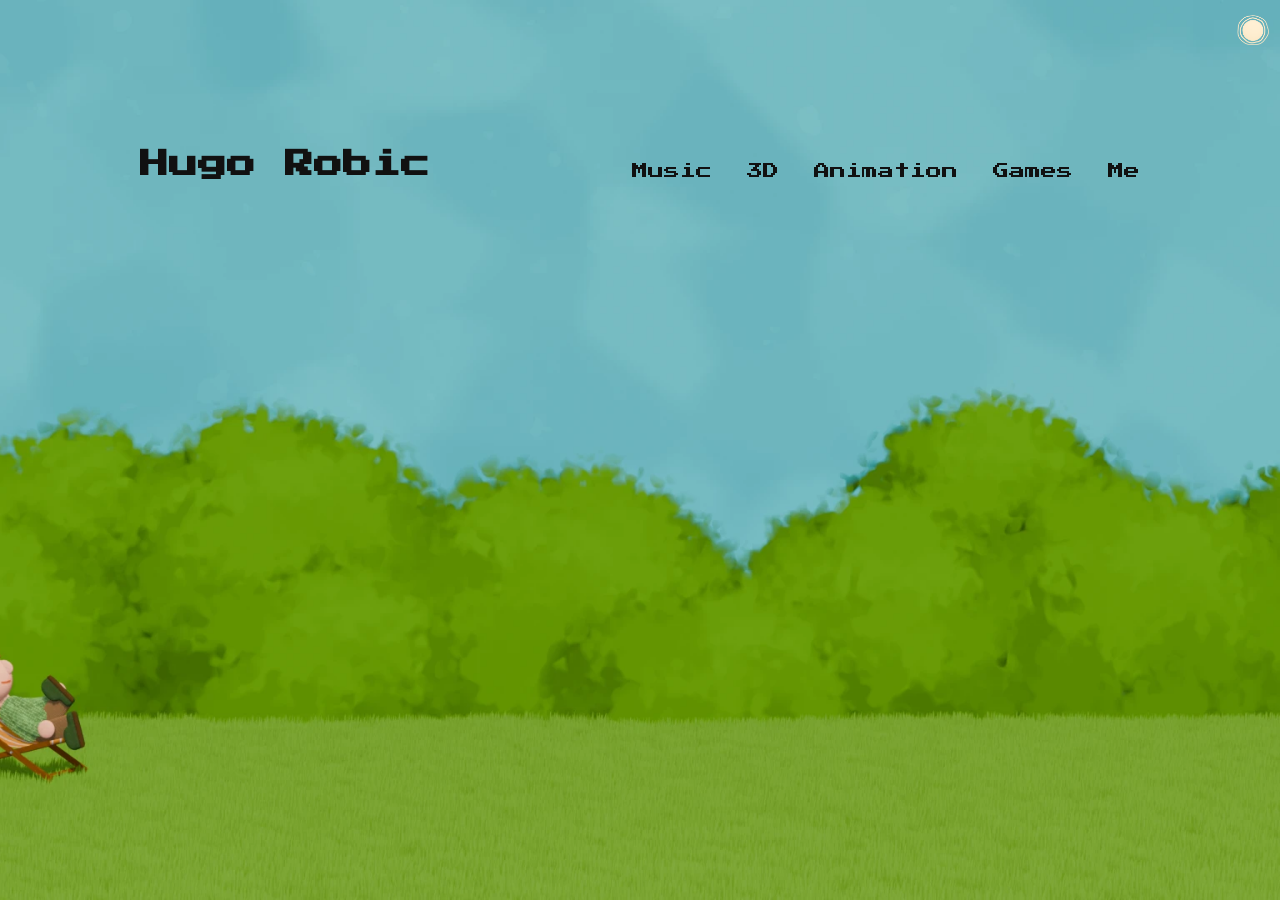
<file: index.html>
<!DOCTYPE html>
<html lang="fr">
<head>
    <meta charset="UTF-8">
    <meta name="viewport" content="width=device-width, initial-scale=1.0">
    <title>Hugo Robic</title>
    <link rel="stylesheet" href="style.css">
    <link href="https://fonts.googleapis.com/css2?family=Press+Start+2P&display=swap" rel="stylesheet">
</head>
<body class="home-page">

    <!-- Bouton changement de thème -->
    <img src="./assets/Sun.png" alt="Changer thème" id="themeSwitcher" class="theme-btn"><!-- Bouton changement de thème -->

    <header class="navbar">
        <div class="page-wrapper navbar-inner">
            <!-- LOGO + IMAGE CLIQUABLE -->
            <div class="logo-container">
                <a href="index.html" class="logo-text">Hugo Robic</a>
            </div>

            <nav class="nav-links">
                <a href="More/music.html">Music</a>
                <a href="More/illustration.html">3D</a>
                <a href="More/films.html">Animation</a>
                <a href="More/videogames.html">Games</a>
                <a href="More/about.html">Me</a>
            </nav>
        </div>
    </header>

    <!-- <main class="page-wrapper">
        <h1>Hi! I'm Hugo</h1>
        <p>I make music, illustration and animation</p>
    </main> -->

    <script>
        const themeBtn = document.getElementById('themeSwitcher');
        const body = document.body;

        // Récupérer le thème dans localStorage
        let currentTheme = localStorage.getItem('theme') || 'light-theme';

        // Appliquer le thème au chargement
        body.classList.add(currentTheme);
        themeBtn.src = currentTheme === 'light-theme' ? "./assets/Sun.png" : "./assets/Moon.png";

        // Changement de thème au clic
        themeBtn.addEventListener('click', () => {
            if(body.classList.contains('light-theme')) {
                // passer en sombre
                body.classList.remove('light-theme');
                body.classList.add('dark-theme');
                themeBtn.src = "./assets/Moon.png";
                localStorage.setItem('theme', 'dark-theme'); // sauvegarder
            } else {
                // passer en clair
                body.classList.remove('dark-theme');
                body.classList.add('light-theme');
                themeBtn.src = "./assets/Sun.png";
                localStorage.setItem('theme', 'light-theme'); // sauvegarder
            }
        });
    </script>

    <script>
        const navLinks = document.querySelectorAll('.nav-links a');
        const currentPath = window.location.pathname; 
        const currentFile = currentPath.split("/").pop(); // exemple: "scores.html"

        // Map des catégories pour les sous-pages
        const categoryMap = {
            'music.html': ['music.html', 'scores.html', 'my_music.html'],
            'films.html': ['films.html'], 
            'about.html': ['about.html'], 
            'illustration.html': ['illustration.html'], 
            'videogames.html': ['videogames.html']
        };

        navLinks.forEach(link => {
            const href = link.getAttribute('href');

            // Vérifier si le fichier actuel est dans la catégorie du lien
            if(categoryMap[href] && categoryMap[href].includes(currentFile)) {
                link.classList.add('active');
            }
        });
    </script>

</body>
</html>
</file>
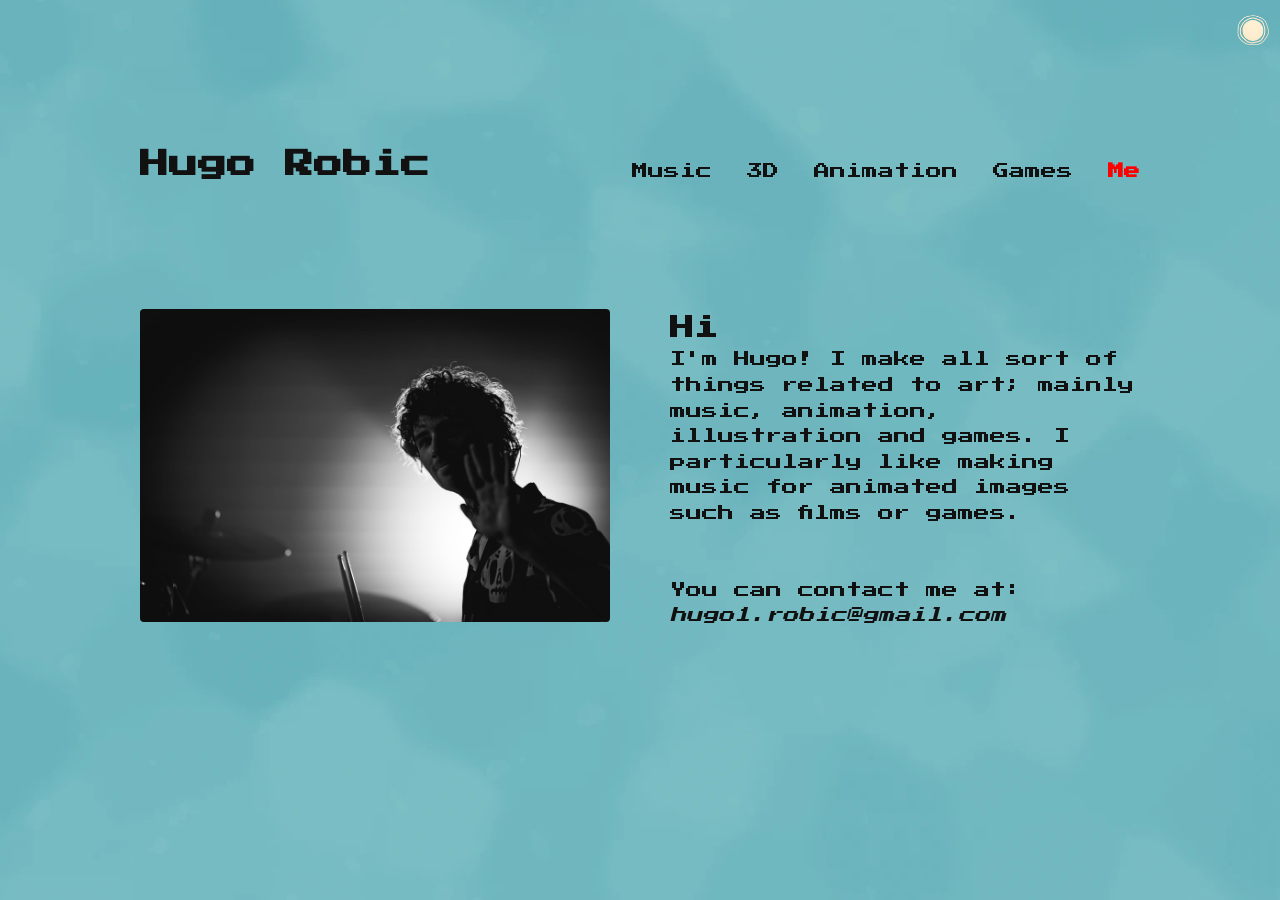
<file: More/about.html>
<!DOCTYPE html>
<html lang="fr">
<head>
    <meta charset="UTF-8">
    <meta name="viewport" content="width=device-width, initial-scale=1.0">
    <title>About - Hugo Robic</title>
    <link rel="stylesheet" href="../style.css">
    <link href="https://fonts.googleapis.com/css2?family=Press+Start+2P&display=swap" rel="stylesheet">
</head>
<body>

    <!-- Bouton changement de thème -->
    <img src="../assets/Sun.png" alt="Changer thème" id="themeSwitcher" class="theme-btn"><!-- Bouton changement de thème -->

    <header class="navbar">
        <div class="page-wrapper navbar-inner">
            <!-- LOGO + IMAGE CLIQUABLE -->
            <div class="logo-container">
                <a href="../index.html" class="logo-text">Hugo Robic</a>
            </div>

            <nav class="nav-links">
                <a href="music.html">Music</a>
                <a href="illustration.html">3D</a>
                <a href="films.html">Animation</a>
                <a href="videogames.html">Games</a>
                <a href="about.html">Me</a>
            </nav>
        </div>
    </header>

    <main class="page-wrapper about-container">
        <section class="about-item">
            <div class="about-photo">
                <img src="../assets/hugo.jpg" alt="Photo de Votre Nom">
            </div>

            <div class="about-text">
                <h1>
                    Hi
                </h1>
                <p>
                    I'm Hugo! I make all sort of things related to art; mainly music, animation, illustration and games.
                    I particularly like making music for animated images such as films or games.
                </p>
                <br></br>
                <p>
                    You can contact me at: <i>hugo1.robic@gmail.com</i>
                </p>
            </div>
        </section>
    </main>

    <script>
        const themeBtn = document.getElementById('themeSwitcher');
        const body = document.body;

        // Récupérer le thème dans localStorage
        let currentTheme = localStorage.getItem('theme') || 'light-theme';

        // Appliquer le thème au chargement
        body.classList.add(currentTheme);
        themeBtn.src = currentTheme === 'light-theme' ? "../assets/Sun.png" : "../assets/Moon.png";

        // Changement de thème au clic
        themeBtn.addEventListener('click', () => {
            if(body.classList.contains('light-theme')) {
                // passer en sombre
                body.classList.remove('light-theme');
                body.classList.add('dark-theme');
                themeBtn.src = "../assets/Moon.png";
                localStorage.setItem('theme', 'dark-theme'); // sauvegarder
            } else {
                // passer en clair
                body.classList.remove('dark-theme');
                body.classList.add('light-theme');
                themeBtn.src = "../assets/Sun.png";
                localStorage.setItem('theme', 'light-theme'); // sauvegarder
            }
        });
    </script>

    <script>
        const navLinks = document.querySelectorAll('.nav-links a');
        const currentPath = window.location.pathname; 
        const currentFile = currentPath.split("/").pop(); // exemple: "scores.html"

        // Map des catégories pour les sous-pages
        const categoryMap = {
            'music.html': ['music.html', 'scores.html', 'my_music.html'],
            'films.html': ['films.html'], 
            'about.html': ['about.html'], 
            'illustration.html': ['illustration.html'], 
            'videogames.html': ['videogames.html']
        };

        navLinks.forEach(link => {
            const href = link.getAttribute('href');

            // Vérifier si le fichier actuel est dans la catégorie du lien
            if(categoryMap[href] && categoryMap[href].includes(currentFile)) {
                link.classList.add('active');
            }
        });
    </script>

</body>
</html>
</file>
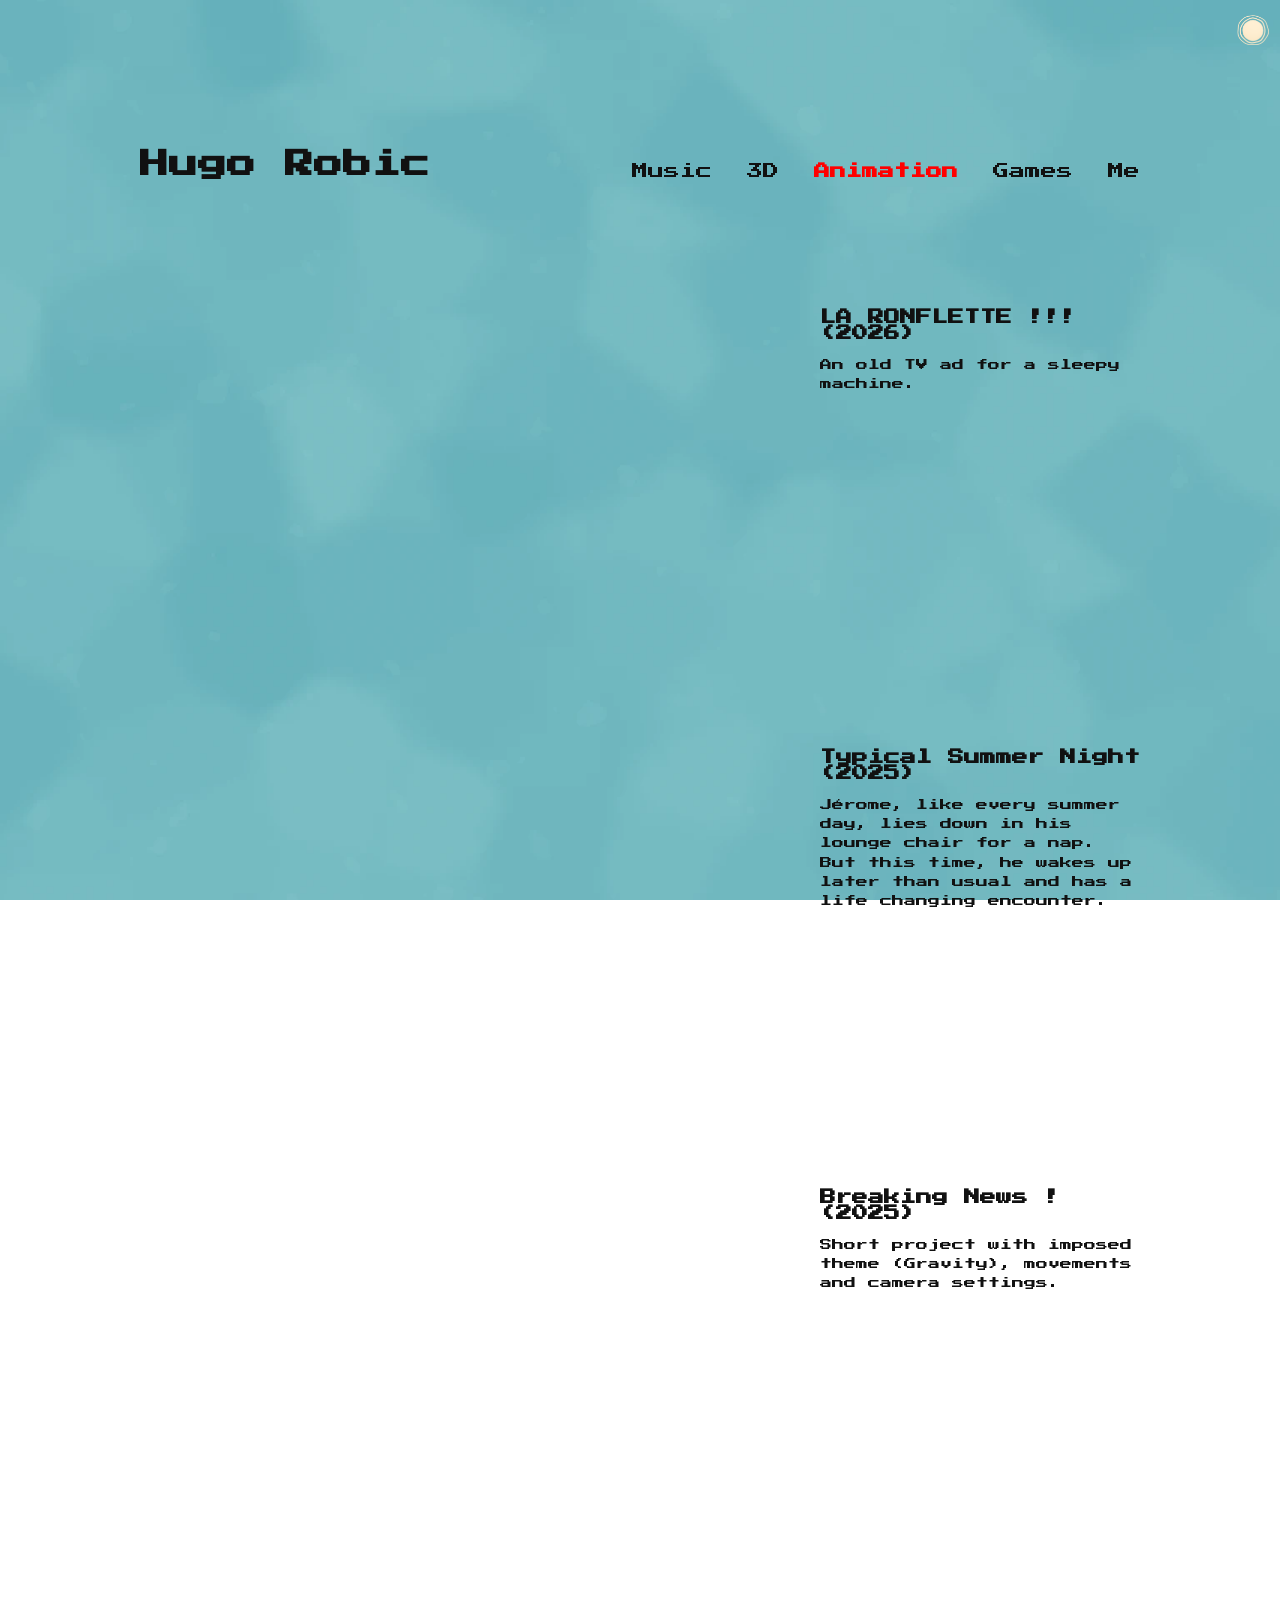
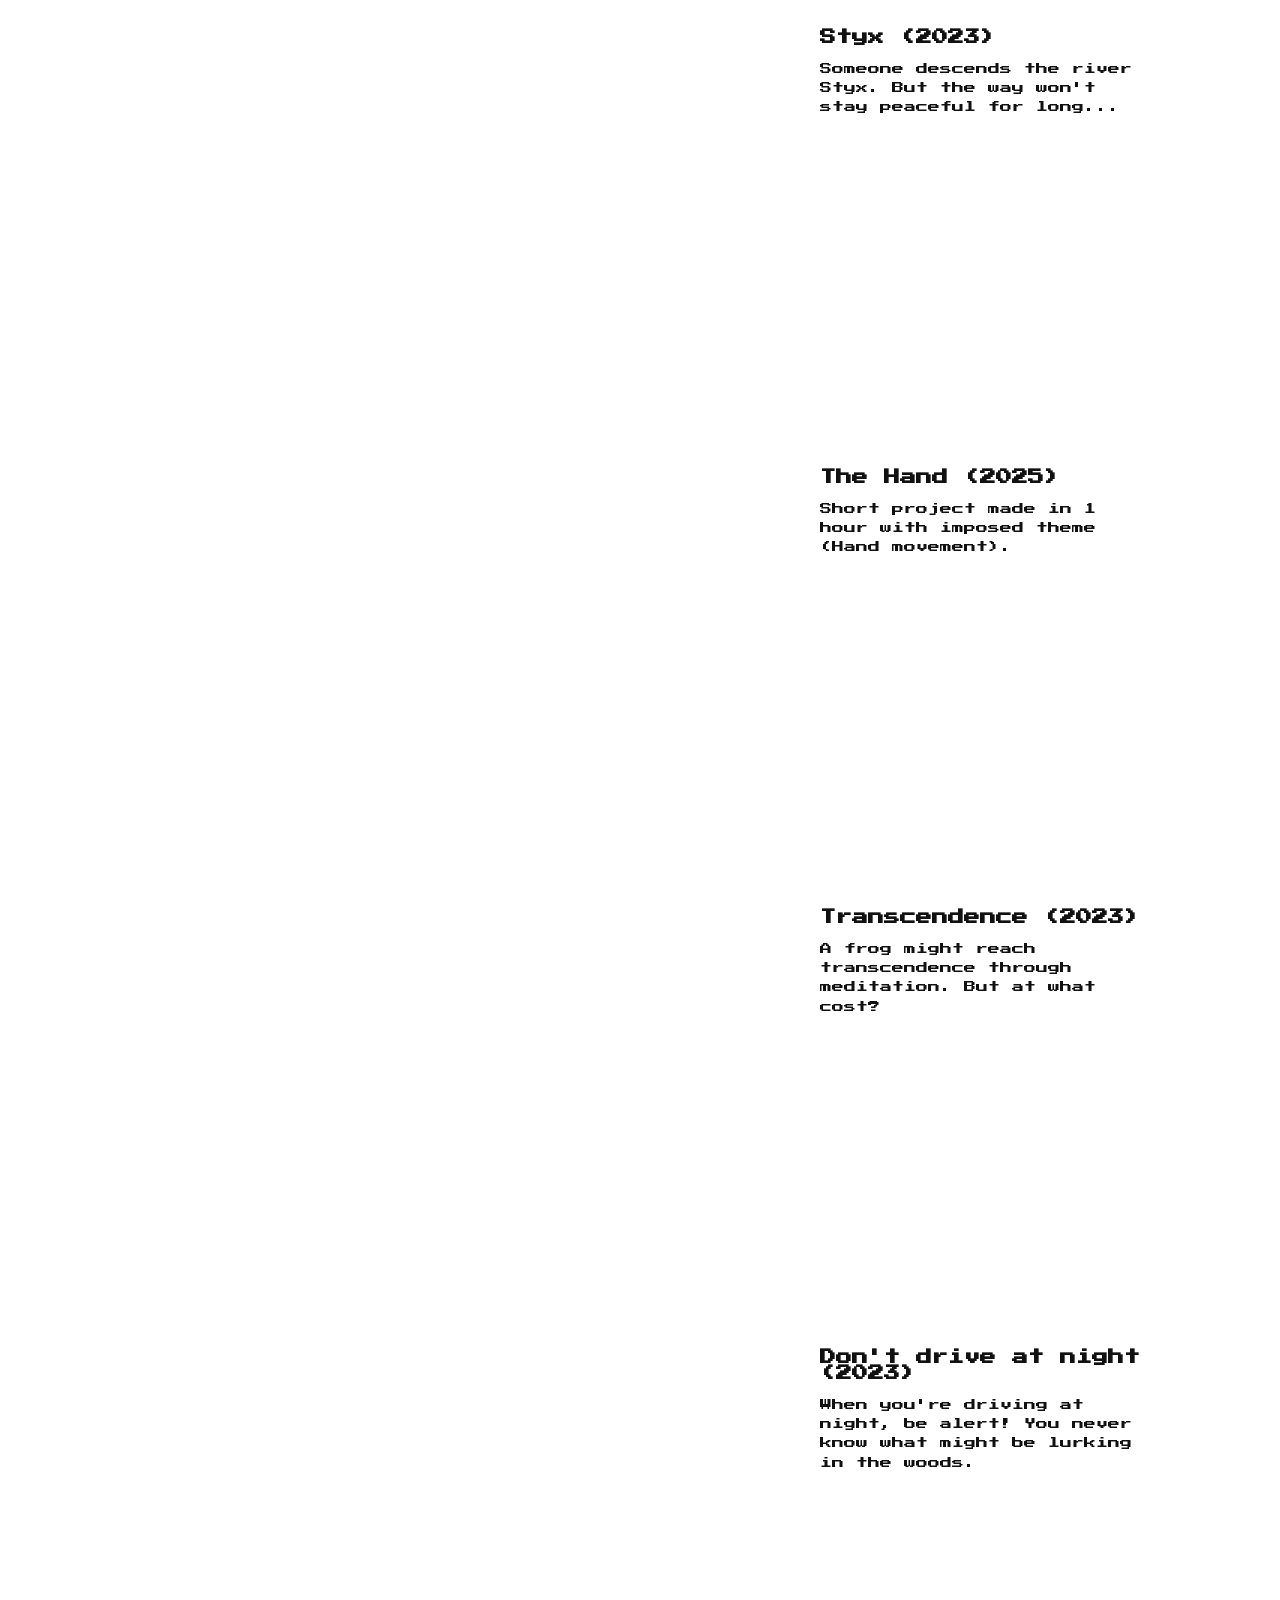
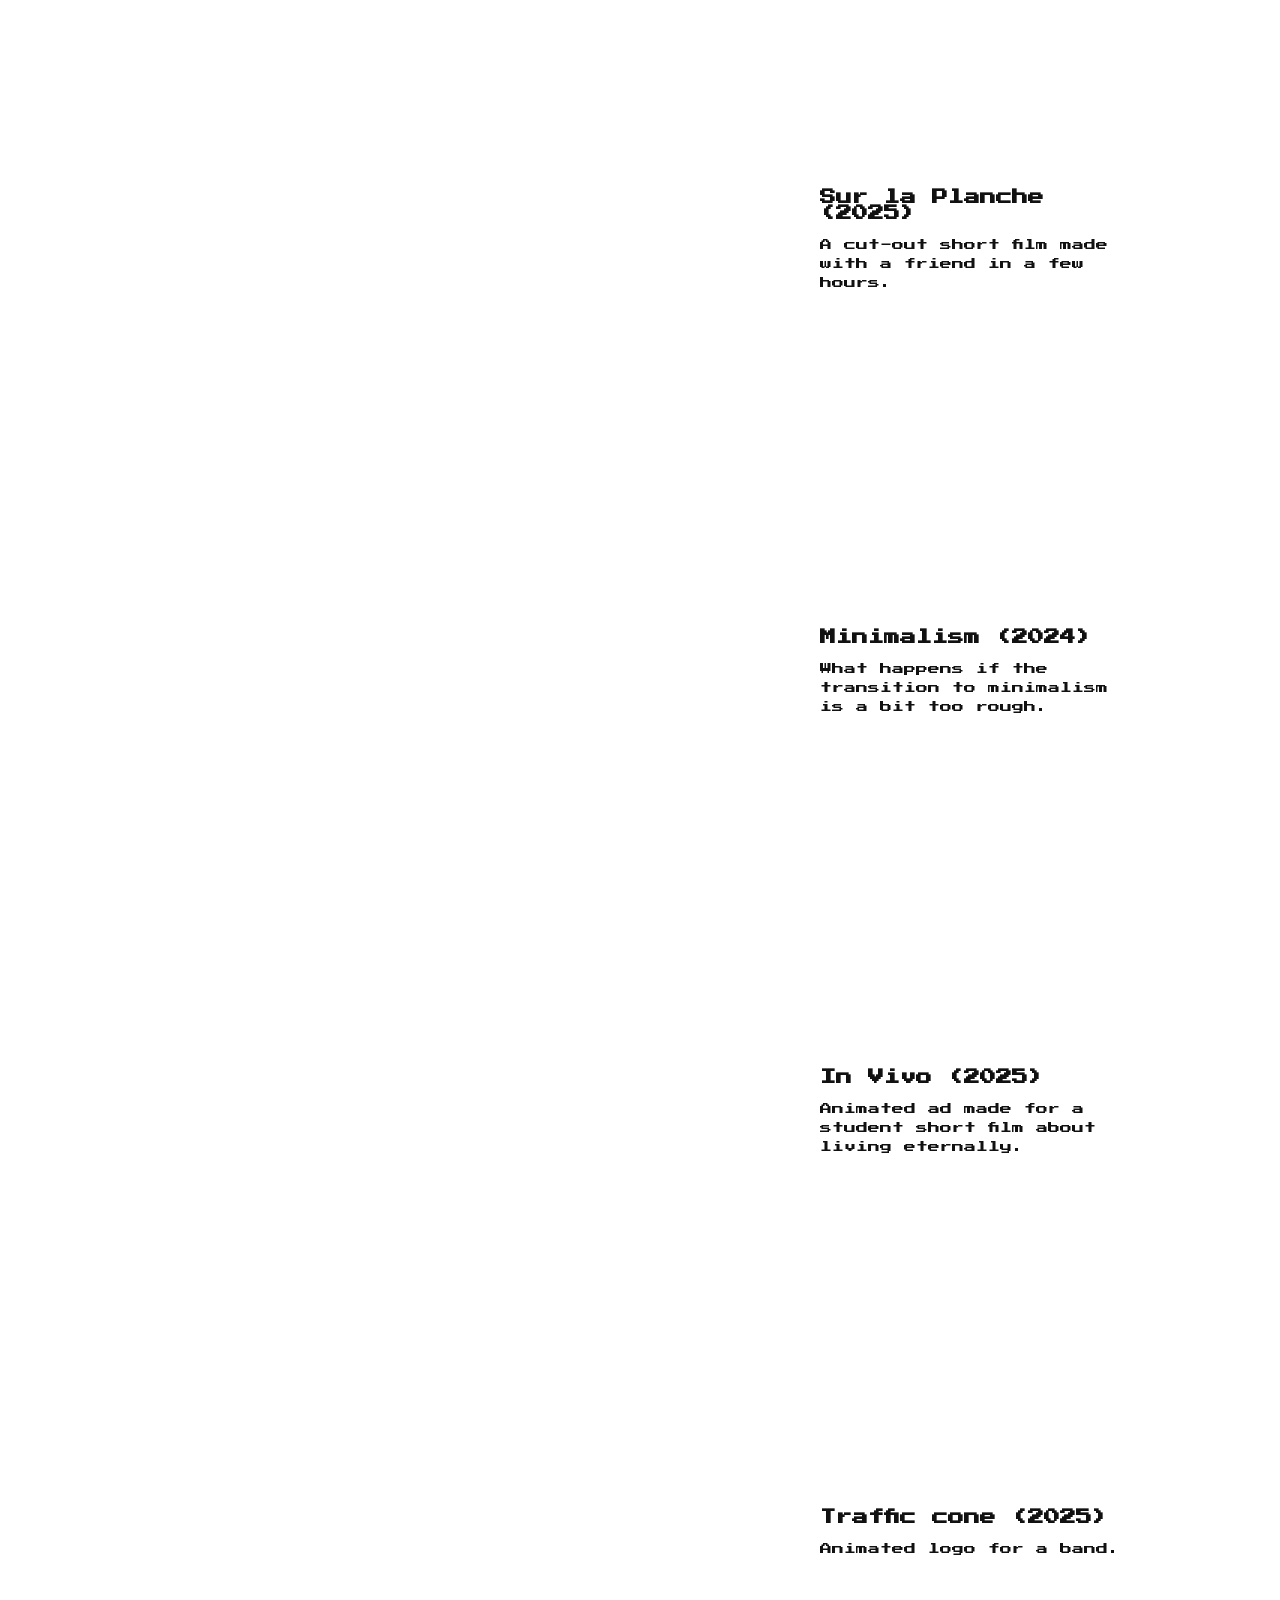
<file: More/films.html>
<!DOCTYPE html>
<html lang="fr">
<head>
    <meta charset="UTF-8">
    <meta name="viewport" content="width=device-width, initial-scale=1.0">
    <title>Animation - Hugo Robic</title>

    <!-- Police Pixel -->
    <link href="https://fonts.googleapis.com/css2?family=Press+Start+2P&display=swap" rel="stylesheet">

    <!-- CSS global -->
    <link rel="stylesheet" href="../style.css">
</head>
<body>

    <!-- Bouton changement de thème -->
    <img src="../assets/Sun.png" alt="Changer thème" id="themeSwitcher" class="theme-btn"><!-- Bouton changement de thème -->

    <header class="navbar">
        <div class="page-wrapper navbar-inner">
            <!-- LOGO + IMAGE CLIQUABLE -->
            <div class="logo-container">
                <a href="../index.html" class="logo-text">Hugo Robic</a>
            </div>

            <nav class="nav-links">
                <a href="music.html">Music</a>
                <a href="illustration.html">3D</a>
                <a href="films.html">Animation</a>
                <a href="videogames.html">Games</a>
                <a href="about.html">Me</a>
            </nav>
        </div>
    </header>

    <!-- CONTENU FILMS -->
    <main class="page-wrapper films-list">

        <!-- FILM 0 -->
        <section class="film-item">
            <div class="film-video">
                <iframe 
                    src="https://www.youtube.com/embed/nAXd3hDM81M?si=qRaStw_nlpBb5qyq" 
                    title="Film 0" 
                    frameborder="0" 
                    allowfullscreen>
                </iframe>
            </div>

            <div class="film-info">
                <h2>LA RONFLETTE !!! (2026)</h2>
                <p>
                    An old TV ad for a sleepy machine.
                </p>
            </div>
        </section>

        <!-- FILM 1 -->
        <section class="film-item">
            <div class="film-video">
                <iframe
                    src="https://www.youtube.com/embed/qFxzI6SEy80?si=GVGDmhjNz-CCxvLH"
                    title="Film 1"
                    frameborder="0"
                    allowfullscreen>
                </iframe>
            </div>

            <div class="film-info">
                <h2>Typical Summer Night (2025)</h2>
                <p>
                    Jérome, like every summer day, lies down in his lounge chair for
                    a nap. But this time, he wakes up later than usual and
                    has a life changing encounter.
                </p>
            </div>
        </section>

        <!-- FILM 2 -->
        <section class="film-item">
            <div class="film-video">
                <iframe
                    src="https://www.youtube.com/embed/-eMUllW9TKw?si=2VwYoraK-ERCCyje"
                    title="Film 2"
                    frameborder="0"
                    allowfullscreen>
                </iframe>
            </div>

            <div class="film-info">
                <h2>Breaking News ! (2025)</h2>
                <p>
                    Short project with imposed theme (Gravity), movements and camera settings.
                </p>
            </div>
        </section>

        <!-- FILM 3 -->
        <section class="film-item">
            <div class="film-video">
                <iframe
                    src="https://www.youtube.com/embed/aR-6ZN-1rfA?si=2djF2875USDXLqhZ"
                    title="Film 2"
                    frameborder="0"
                    allowfullscreen>
                </iframe>
            </div>

            <div class="film-info">
                <h2>Styx (2023)</h2>
                <p>
                    Someone descends the river Styx. But the way won't stay peaceful for long...
                </p>
            </div>
        </section>

        <!-- FILM 4 -->
        <section class="film-item">
            <div class="film-video">
                <iframe
                    src="https://www.youtube.com/embed/TmVY6w1ChEU?si=Q10eUyUlDogCB7kI"
                    title="Film 4"
                    frameborder="0"
                    allowfullscreen>
                </iframe>
            </div>

            <div class="film-info">
                <h2>The Hand (2025)</h2>
                <p>
                    Short project made in 1 hour with imposed theme (Hand movement).
                </p>
            </div>
        </section>

        <!-- FILM 5 -->
        <section class="film-item">
            <div class="film-video">
                <iframe
                    src="https://www.youtube.com/embed/5-A7mdtXbpo?si=DcKVrieVCkQlNIvK"
                    title="Film 5"
                    frameborder="0"
                    allowfullscreen>
                </iframe>
            </div>

            <div class="film-info">
                <h2>Transcendence (2023)</h2>
                <p>
                    A frog might reach transcendence through meditation. But at what cost?
                </p>
            </div>
        </section>

        <!-- FILM 6 -->
        <section class="film-item">
            <div class="film-video">
                <iframe
                    src="https://www.youtube.com/embed/H2C7fTm-xos?si=m7zGJntvq6-ZKinB"
                    title="Film 6"
                    frameborder="0"
                    allowfullscreen>
                </iframe>
            </div>

            <div class="film-info">
                <h2>Don't drive at night (2023)</h2>
                <p>
                    When you're driving at night, be alert! You never know what might be lurking in the woods.
                </p>
            </div>
        </section>

        <!-- FILM 7 -->
        <section class="film-item">
            <div class="film-video">
                <iframe
                    src="https://www.youtube.com/embed/pfk-6gZhMGs?si=Bm6nvI8yTSyvFwEV"
                    title="Film 7"
                    frameborder="0"
                    allowfullscreen>
                </iframe>
            </div>

            <div class="film-info">
                <h2>Sur la Planche (2025)</h2>
                <p>
                    A cut-out short film made with a friend in a few hours.
                </p>
            </div>
        </section>

        <!-- FILM 8 -->
        <section class="film-item">
            <div class="film-video">
                <iframe
                    src="https://www.youtube.com/embed/ZbqKi4bdanI?si=ppGVznJqe4LO0IU5"
                    title="Film 7"
                    frameborder="0"
                    allowfullscreen>
                </iframe>
            </div>

            <div class="film-info">
                <h2>Minimalism (2024)</h2>
                <p>
                    What happens if the transition to minimalism is a bit too rough.
                </p>
            </div>
        </section>

        <!-- FILM 9 -->
        <section class="film-item">
            <div class="film-video">
                <iframe
                    src="https://www.youtube.com/embed/74Z2RamlJk4?si=3AvlzX302s9zxna6"
                    title="Film 9"
                    frameborder="0"
                    allowfullscreen>
                </iframe>
            </div>

            <div class="film-info">
                <h2>In Vivo (2025)</h2>
                <p>
                    Animated ad made for a student short film about living eternally.
                </p>
            </div>
        </section>

        <!-- FILM 10 -->
        <section class="film-item">
            <div class="film-video">
                <iframe
                    src="https://www.youtube.com/embed/ozQeWdTotQg?si=85mILXOPD_w-4Mrc"
                    title="Film 10"
                    frameborder="0"
                    allowfullscreen>
                </iframe>
            </div>

            <div class="film-info">
                <h2>Traffic cone (2025)</h2>
                <p>
                    Animated logo for a band.
                </p>
            </div>
        </section>

    </main>

    <script>
        const themeBtn = document.getElementById('themeSwitcher');
        const body = document.body;

        // Récupérer le thème dans localStorage
        let currentTheme = localStorage.getItem('theme') || 'light-theme';

        // Appliquer le thème au chargement
        body.classList.add(currentTheme);
        themeBtn.src = currentTheme === 'light-theme' ? "../assets/Sun.png" : "../assets/Moon.png";

        // Changement de thème au clic
        themeBtn.addEventListener('click', () => {
            if(body.classList.contains('light-theme')) {
                // passer en sombre
                body.classList.remove('light-theme');
                body.classList.add('dark-theme');
                themeBtn.src = "../assets/Moon.png";
                localStorage.setItem('theme', 'dark-theme'); // sauvegarder
            } else {
                // passer en clair
                body.classList.remove('dark-theme');
                body.classList.add('light-theme');
                themeBtn.src = "../assets/Sun.png";
                localStorage.setItem('theme', 'light-theme'); // sauvegarder
            }
        });
    </script>

    <script>
        const navLinks = document.querySelectorAll('.nav-links a');
        const currentPath = window.location.pathname; 
        const currentFile = currentPath.split("/").pop(); // exemple: "scores.html"

        // Map des catégories pour les sous-pages
        const categoryMap = {
            'music.html': ['music.html', 'scores.html', 'my_music.html'],
            'films.html': ['films.html'], 
            'about.html': ['about.html'], 
            'illustration.html': ['illustration.html'], 
            'videogames.html': ['videogames.html']
        };

        navLinks.forEach(link => {
            const href = link.getAttribute('href');

            // Vérifier si le fichier actuel est dans la catégorie du lien
            if(categoryMap[href] && categoryMap[href].includes(currentFile)) {
                link.classList.add('active');
            }
        });
    </script>

</body>
</html>
</file>
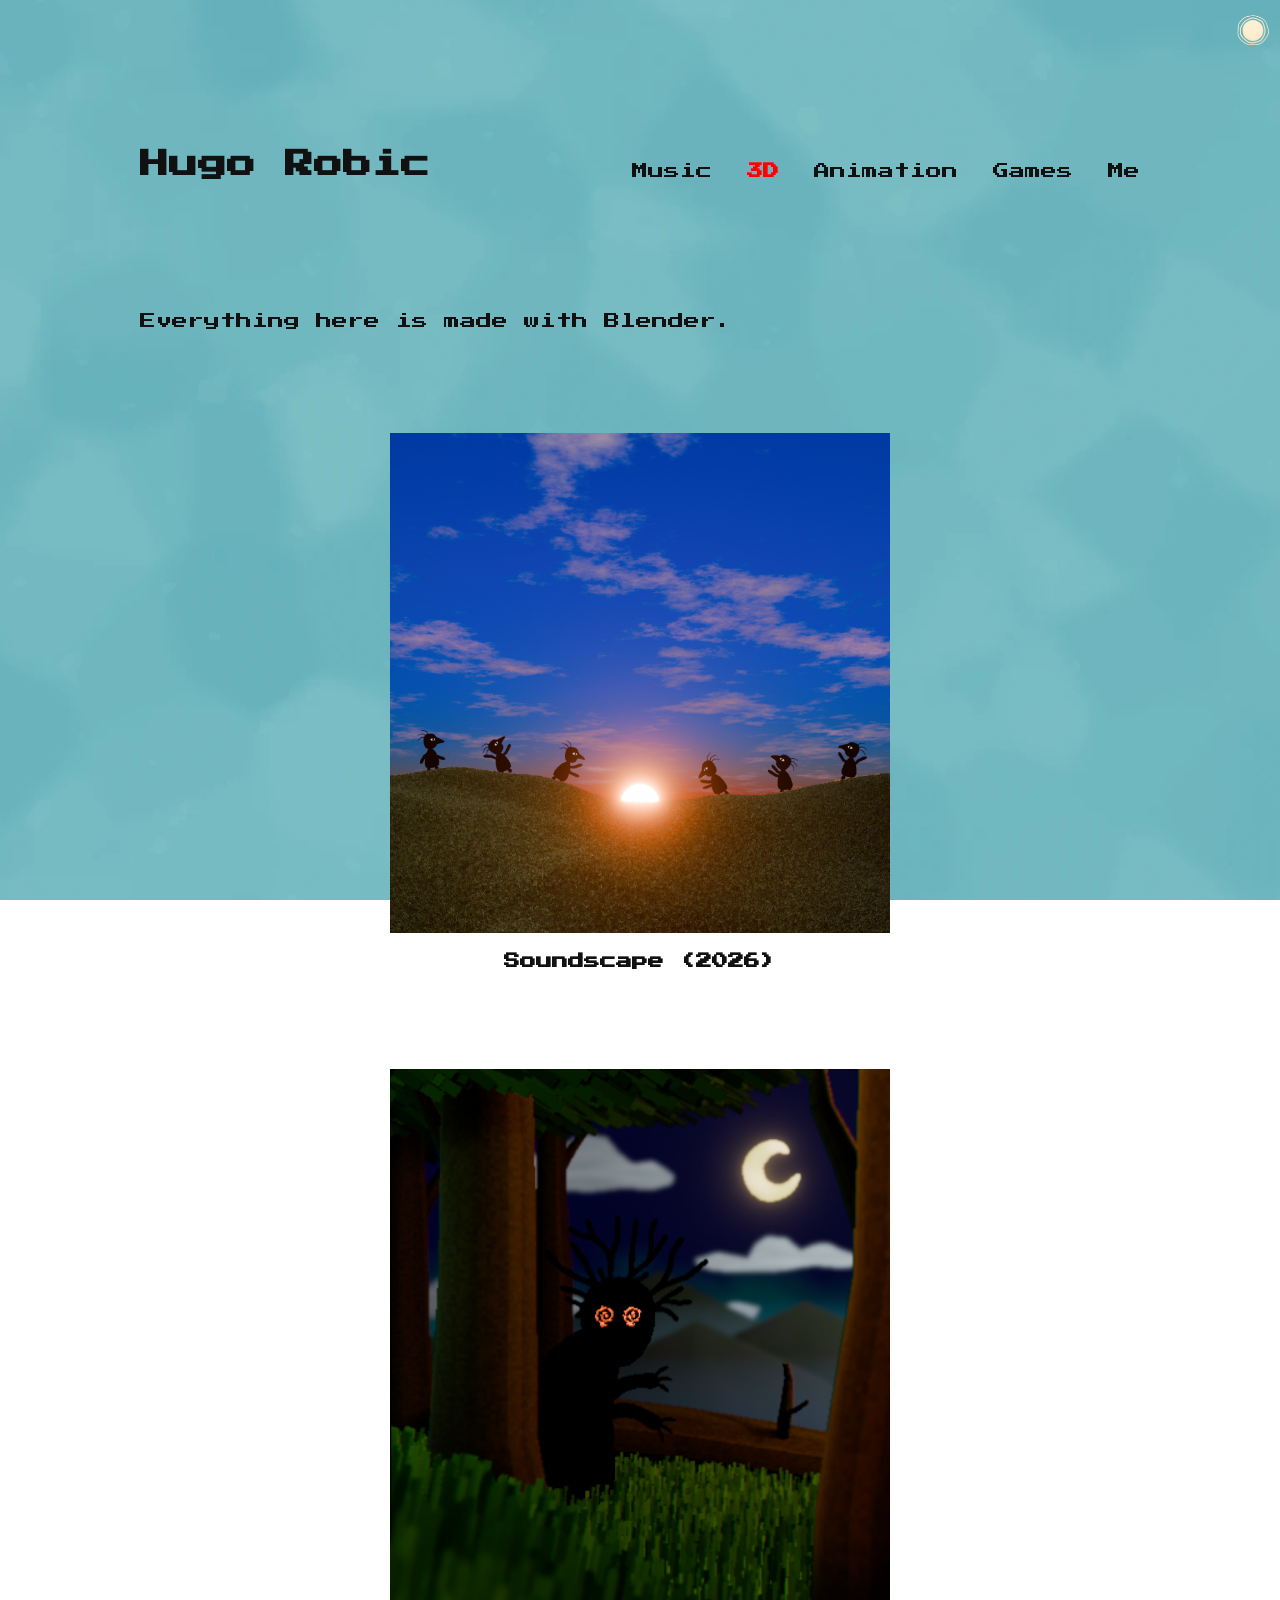
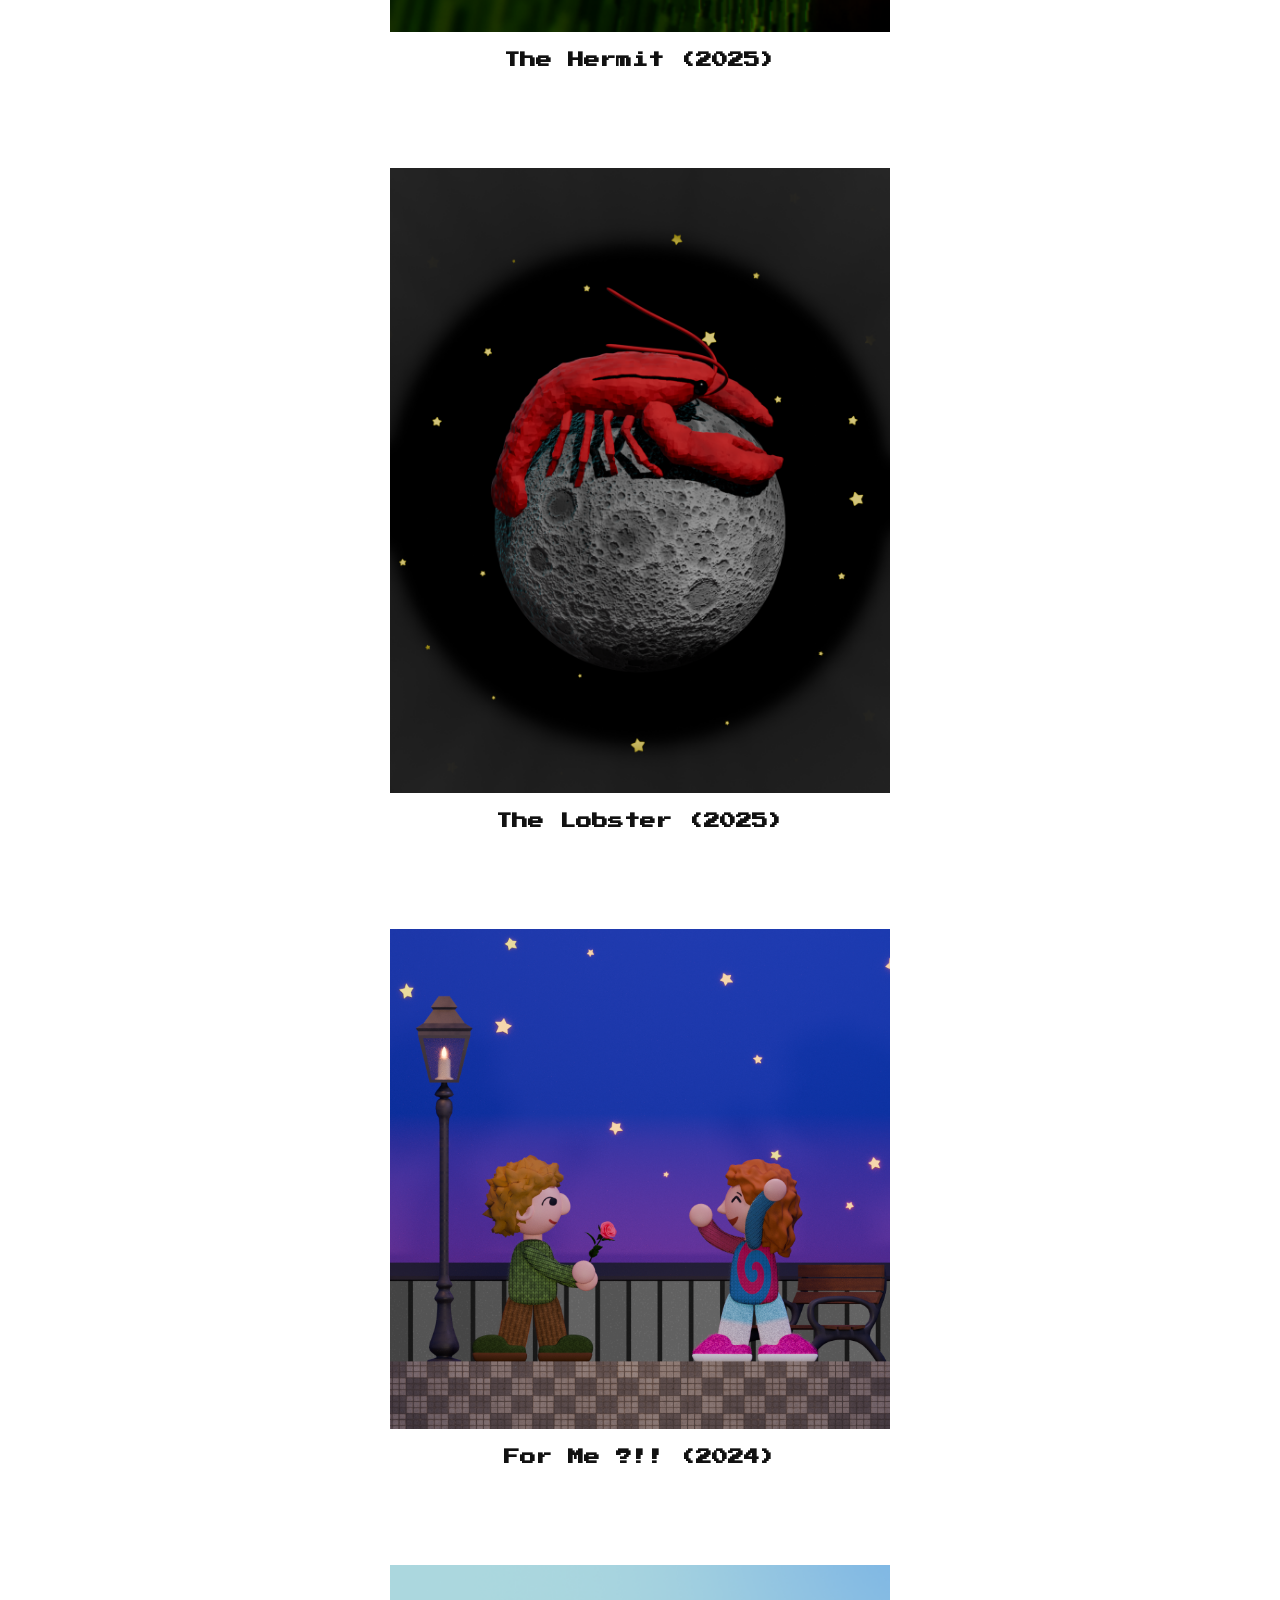
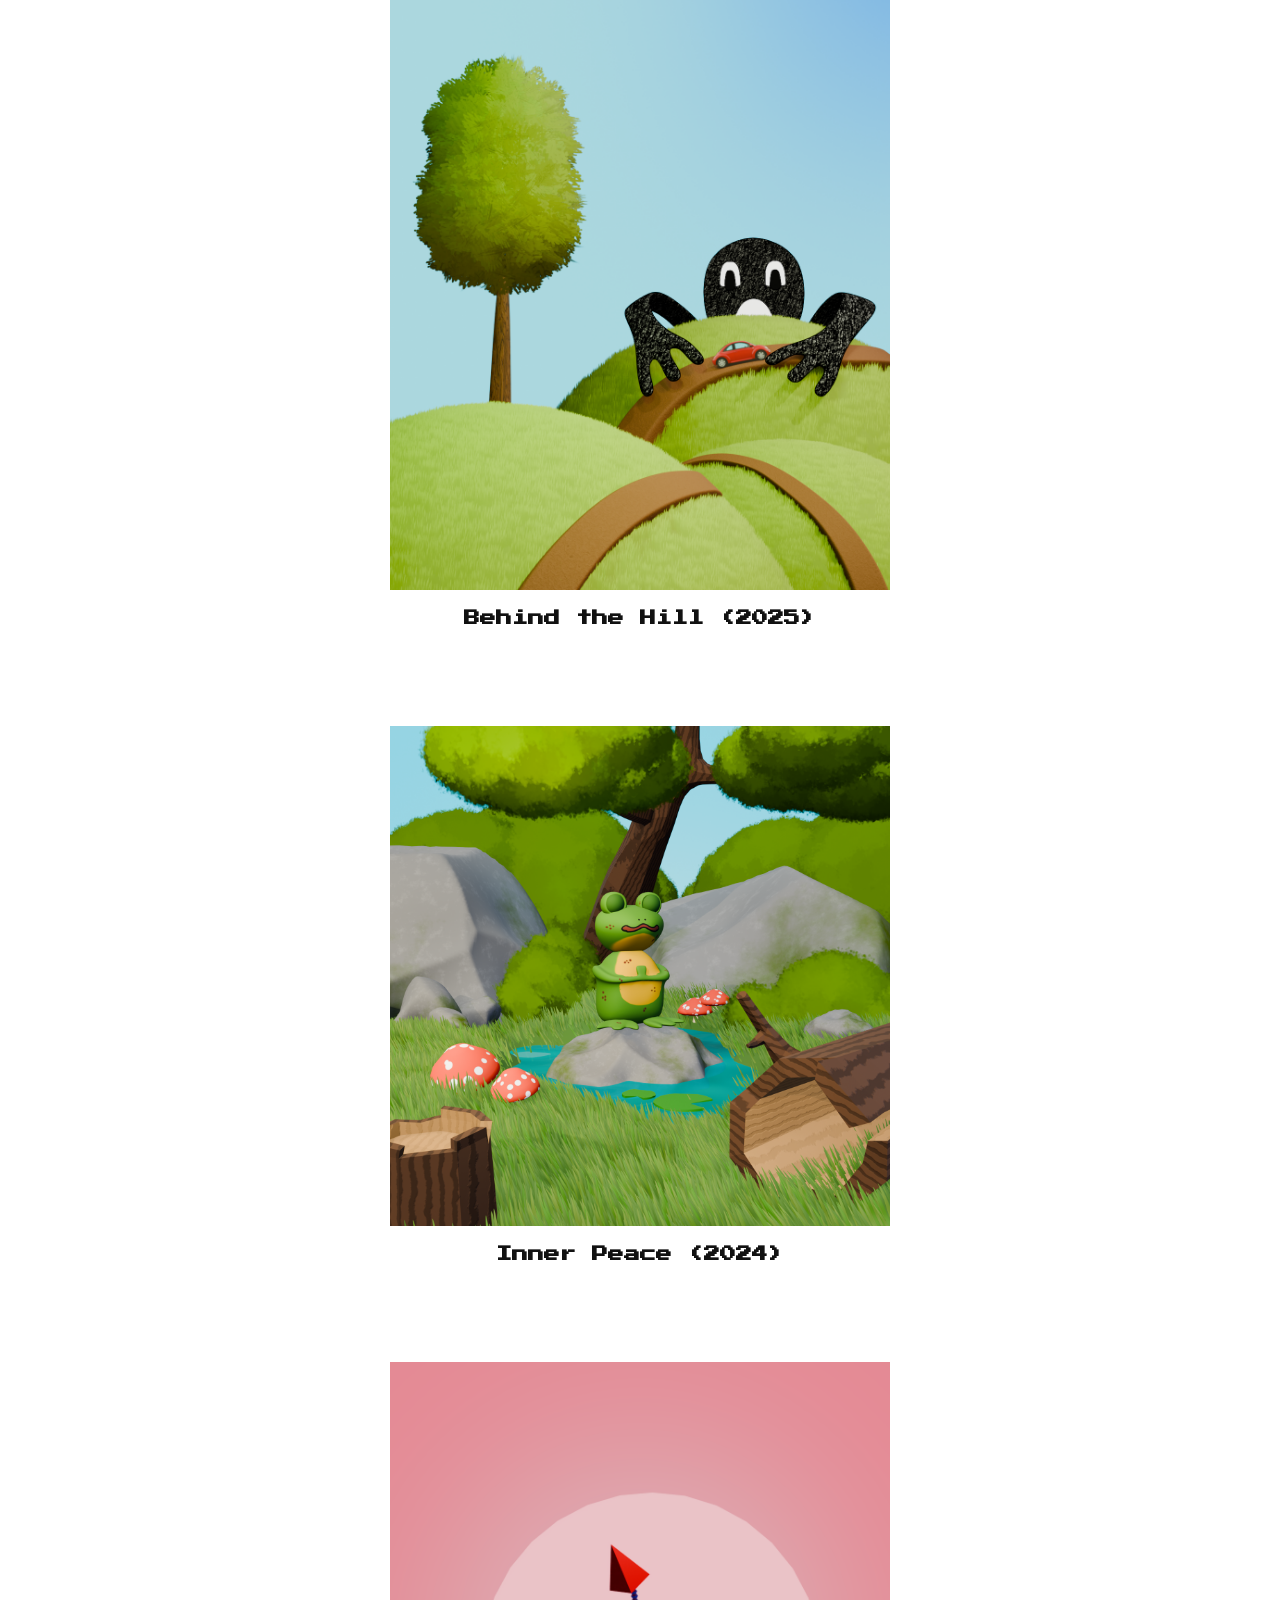
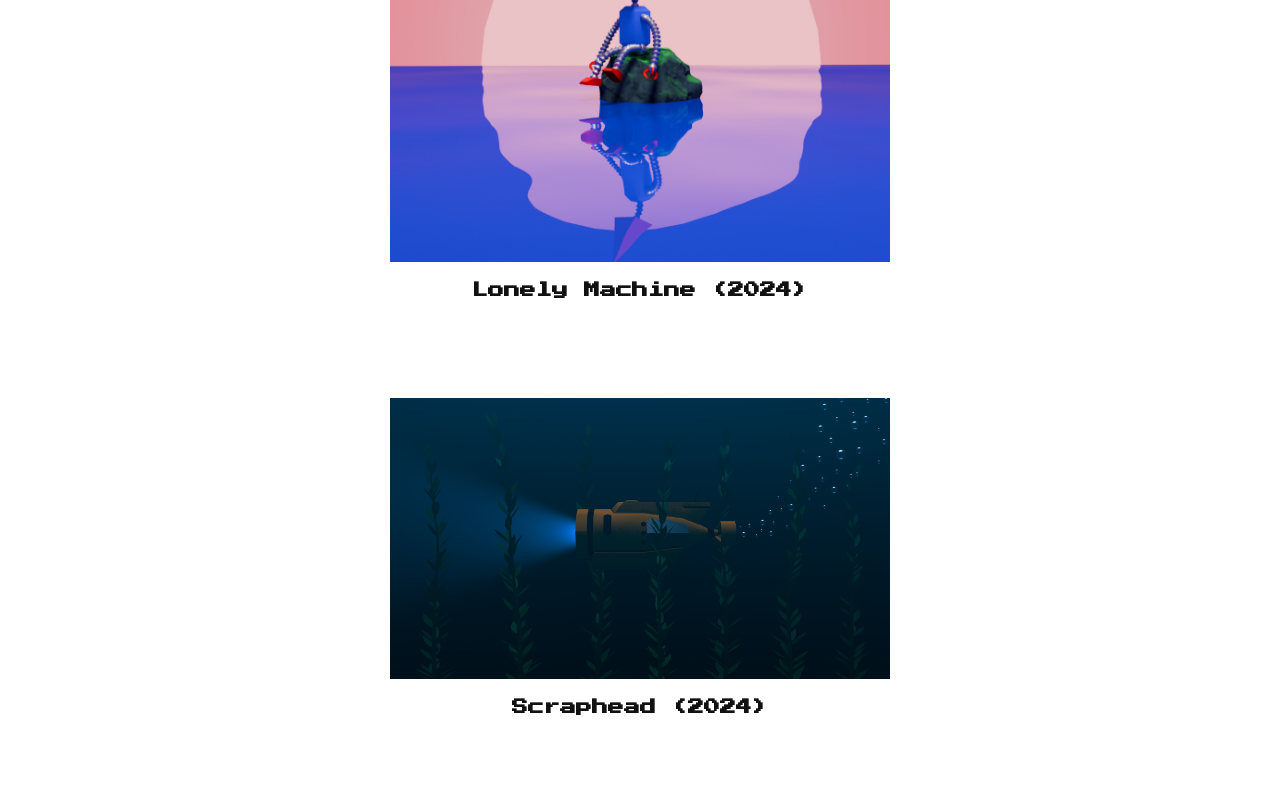
<file: More/illustration.html>
<!DOCTYPE html>
<html lang="fr">
<head>
    <meta charset="UTF-8">
    <meta name="viewport" content="width=device-width, initial-scale=1.0">
    <title>Illustrations - Hugo Robic</title>

    <!-- Police Pixel -->
    <link href="https://fonts.googleapis.com/css2?family=Press+Start+2P&display=swap" rel="stylesheet">

    <!-- CSS global -->
    <link rel="stylesheet" href="../style.css">
</head>
<body>

    <!-- Bouton changement de thème -->
    <img src="../assets/Sun.png" alt="Changer thème" id="themeSwitcher" class="theme-btn"><!-- Bouton changement de thème -->

    <header class="navbar">
        <div class="page-wrapper navbar-inner">
            <!-- LOGO + IMAGE CLIQUABLE -->
            <div class="logo-container">
                <a href="../index.html" class="logo-text">Hugo Robic</a>
            </div>

            <nav class="nav-links">
                <a href="music.html">Music</a>
                <a href="illustration.html">3D</a>
                <a href="films.html">Animation</a>
                <a href="videogames.html">Games</a>
                <a href="about.html">Me</a>
            </nav>
        </div>
    </header>

    <!-- CONTENU ILLUSTRATIONS -->
    <main class="page-wrapper illustrations-list">

        <div class="illustrations-intro">
            <p>Everything here is made with Blender.</p>
        </div>

            <!-- ILLUSTRATION 0 -->
        <section class="illustration-item">
            <img src="../assets/1_Soundscape.png" alt="Illustration 1">
            <h2>Soundscape (2026)</h2>
        </section>

        <!-- ILLUSTRATION 1 -->
        <section class="illustration-item">
            <img src="../assets/CA.png" alt="Illustration 1">
            <h2>The Hermit (2025)</h2>
        </section>

         <!-- ILLUSTRATION 2 -->
        <section class="illustration-item">
            <img src="../assets/Lobster.png" alt="Illustration 2">
            <h2>The Lobster (2025)</h2>
        </section>

        <!-- ILLUSTRATION 3 -->
        <section class="illustration-item">
            <img src="../assets/Flower.png" alt="Illustration 3">
            <h2>For Me ?!! (2024)</h2>
        </section>

        <!-- ILLUSTRATION 4 -->
        <section class="illustration-item">
            <img src="../assets/Colline.png" alt="Illustration 4">
            <h2>Behind the Hill (2025)</h2>
        </section>

        
        <!-- ILLUSTRATION 5 -->
        <section class="illustration-item">
            <img src="../assets/FrogV4.png" alt="Illustration 5">
            <h2>Inner Peace (2024)</h2>
        </section>

        <!-- ILLUSTRATION 6 -->
        <section class="illustration-item">
            <img src="../assets/Robot.png" alt="Illustration 6">
            <h2>Lonely Machine (2024)</h2>
        </section>

        <!-- ILLUSTRATION 7 -->
        <section class="illustration-item">
            <img src="../assets/Submarine.png" alt="Illustration 7">
            <h2>Scraphead (2024)</h2>
        </section>

        <!-- Ajoute autant d’illustrations que nécessaire -->

    </main>

    <script>
        const themeBtn = document.getElementById('themeSwitcher');
        const body = document.body;

        // Récupérer le thème dans localStorage
        let currentTheme = localStorage.getItem('theme') || 'light-theme';

        // Appliquer le thème au chargement
        body.classList.add(currentTheme);
        themeBtn.src = currentTheme === 'light-theme' ? "../assets/Sun.png" : "../assets/Moon.png";

        // Changement de thème au clic
        themeBtn.addEventListener('click', () => {
            if(body.classList.contains('light-theme')) {
                // passer en sombre
                body.classList.remove('light-theme');
                body.classList.add('dark-theme');
                themeBtn.src = "../assets/Moon.png";
                localStorage.setItem('theme', 'dark-theme'); // sauvegarder
            } else {
                // passer en clair
                body.classList.remove('dark-theme');
                body.classList.add('light-theme');
                themeBtn.src = "../assets/Sun.png";
                localStorage.setItem('theme', 'light-theme'); // sauvegarder
            }
        });
    </script>

    <script>
        const navLinks = document.querySelectorAll('.nav-links a');
        const currentPath = window.location.pathname; 
        const currentFile = currentPath.split("/").pop(); // exemple: "scores.html"

        // Map des catégories pour les sous-pages
        const categoryMap = {
            'music.html': ['music.html', 'scores.html', 'my_music.html'],
            'films.html': ['films.html'], 
            'about.html': ['about.html'], 
            'illustration.html': ['illustration.html'], 
            'videogames.html': ['videogames.html']
        };

        navLinks.forEach(link => {
            const href = link.getAttribute('href');

            // Vérifier si le fichier actuel est dans la catégorie du lien
            if(categoryMap[href] && categoryMap[href].includes(currentFile)) {
                link.classList.add('active');
            }
        });
    </script>

</body>
</html>
</file>
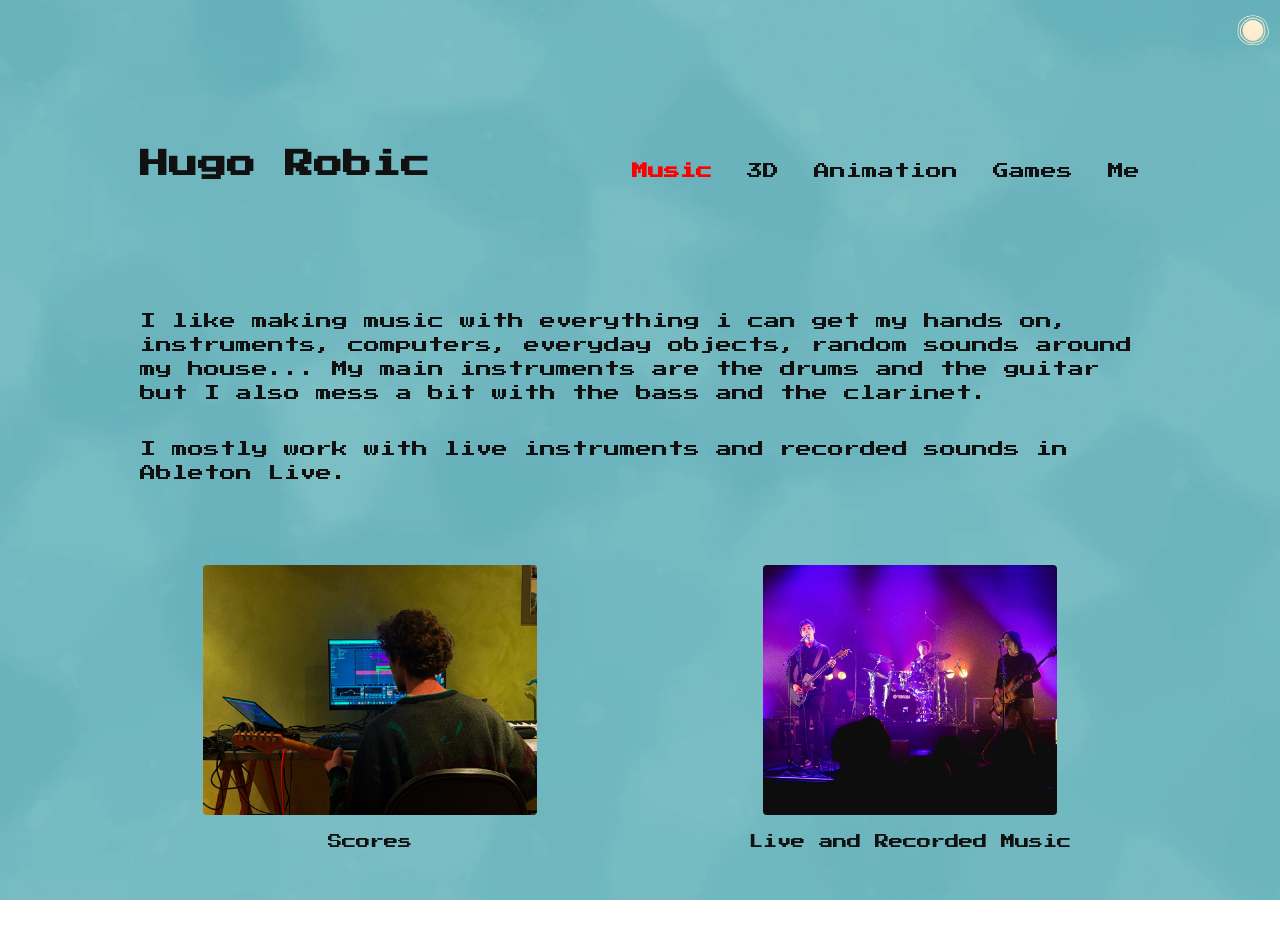
<file: More/music.html>
<!DOCTYPE html>
<html lang="fr">
<head>
    <meta charset="UTF-8">
    <meta name="viewport" content="width=device-width, initial-scale=1.0">
    <title>Music - Hugo Robic</title>

    <!-- Police Pixel -->
    <link href="https://fonts.googleapis.com/css2?family=Press+Start+2P&display=swap" rel="stylesheet">

    <!-- CSS global -->
    <link rel="stylesheet" href="../style.css">
</head>
<body>

    <!-- Bouton changement de thème -->
    <img src="../assets/Sun.png" alt="Changer thème" id="themeSwitcher" class="theme-btn"><!-- Bouton changement de thème -->

    <header class="navbar">
        <div class="page-wrapper navbar-inner">
            <!-- LOGO + IMAGE CLIQUABLE -->
            <div class="logo-container">
                <a href="../index.html" class="logo-text">Hugo Robic</a>
            </div>

            <nav class="nav-links">
                <a href="music.html">Music</a>
                <a href="illustration.html">3D</a>
                <a href="films.html">Animation</a>
                <a href="videogames.html">Games</a>
                <a href="about.html">Me</a>
            </nav>
        </div>
    </header>

    <!-- CONTENU MUSIC -->  
    <main class="page-wrapper music-list">
        <div class="music-intro">
            <p>
                I like making music with everything i can get my hands on, instruments, computers, 
                everyday objects, random sounds around my house... 
                My main instruments are the drums and the guitar but I also mess a bit with the bass and the clarinet.
            </p>
            <br></br>
            <p>
                I mostly work with live instruments and recorded sounds in Ableton Live.
            </p>
        </div>

        <!-- PROJET 1 -->
        <section class="music-item">
            <a href="scores.html">
                <img src="../assets/bedroom.jpg" alt="Music Project 1">
            </a>
            <a href="scores.html" class="music-title">
                Scores
            </a>
        </section>

        <!-- PROJET 2 -->
        <section class="music-item">
            <a href="my_music.html">
                <img src="../assets/blame_us.jpg" alt="Music Project 2">
            </a>
            <a href="my_music.html" class="music-title">
                Live and Recorded Music
            </a>
        </section>

    </main>

    <script>
        const themeBtn = document.getElementById('themeSwitcher');
        const body = document.body;

        // Récupérer le thème dans localStorage
        let currentTheme = localStorage.getItem('theme') || 'light-theme';

        // Appliquer le thème au chargement
        body.classList.add(currentTheme);
        themeBtn.src = currentTheme === 'light-theme' ? "../assets/Sun.png" : "../assets/Moon.png";

        // Changement de thème au clic
        themeBtn.addEventListener('click', () => {
            if(body.classList.contains('light-theme')) {
                // passer en sombre
                body.classList.remove('light-theme');
                body.classList.add('dark-theme');
                themeBtn.src = "../assets/Moon.png";
                localStorage.setItem('theme', 'dark-theme'); // sauvegarder
            } else {
                // passer en clair
                body.classList.remove('dark-theme');
                body.classList.add('light-theme');
                themeBtn.src = "../assets/Sun.png";
                localStorage.setItem('theme', 'light-theme'); // sauvegarder
            }
        });
    </script>

    <script>
        const navLinks = document.querySelectorAll('.nav-links a');
        const currentPath = window.location.pathname; 
        const currentFile = currentPath.split("/").pop(); // exemple: "scores.html"

        // Map des catégories pour les sous-pages
        const categoryMap = {
            'music.html': ['music.html', 'scores.html', 'my_music.html'],
            'films.html': ['films.html'], 
            'about.html': ['about.html'], 
            'illustration.html': ['illustration.html'], 
            'videogames.html': ['videogames.html']
        };

        navLinks.forEach(link => {
            const href = link.getAttribute('href');

            // Vérifier si le fichier actuel est dans la catégorie du lien
            if(categoryMap[href] && categoryMap[href].includes(currentFile)) {
                link.classList.add('active');
            }
        });
    </script>

</body>
</html>
</file>
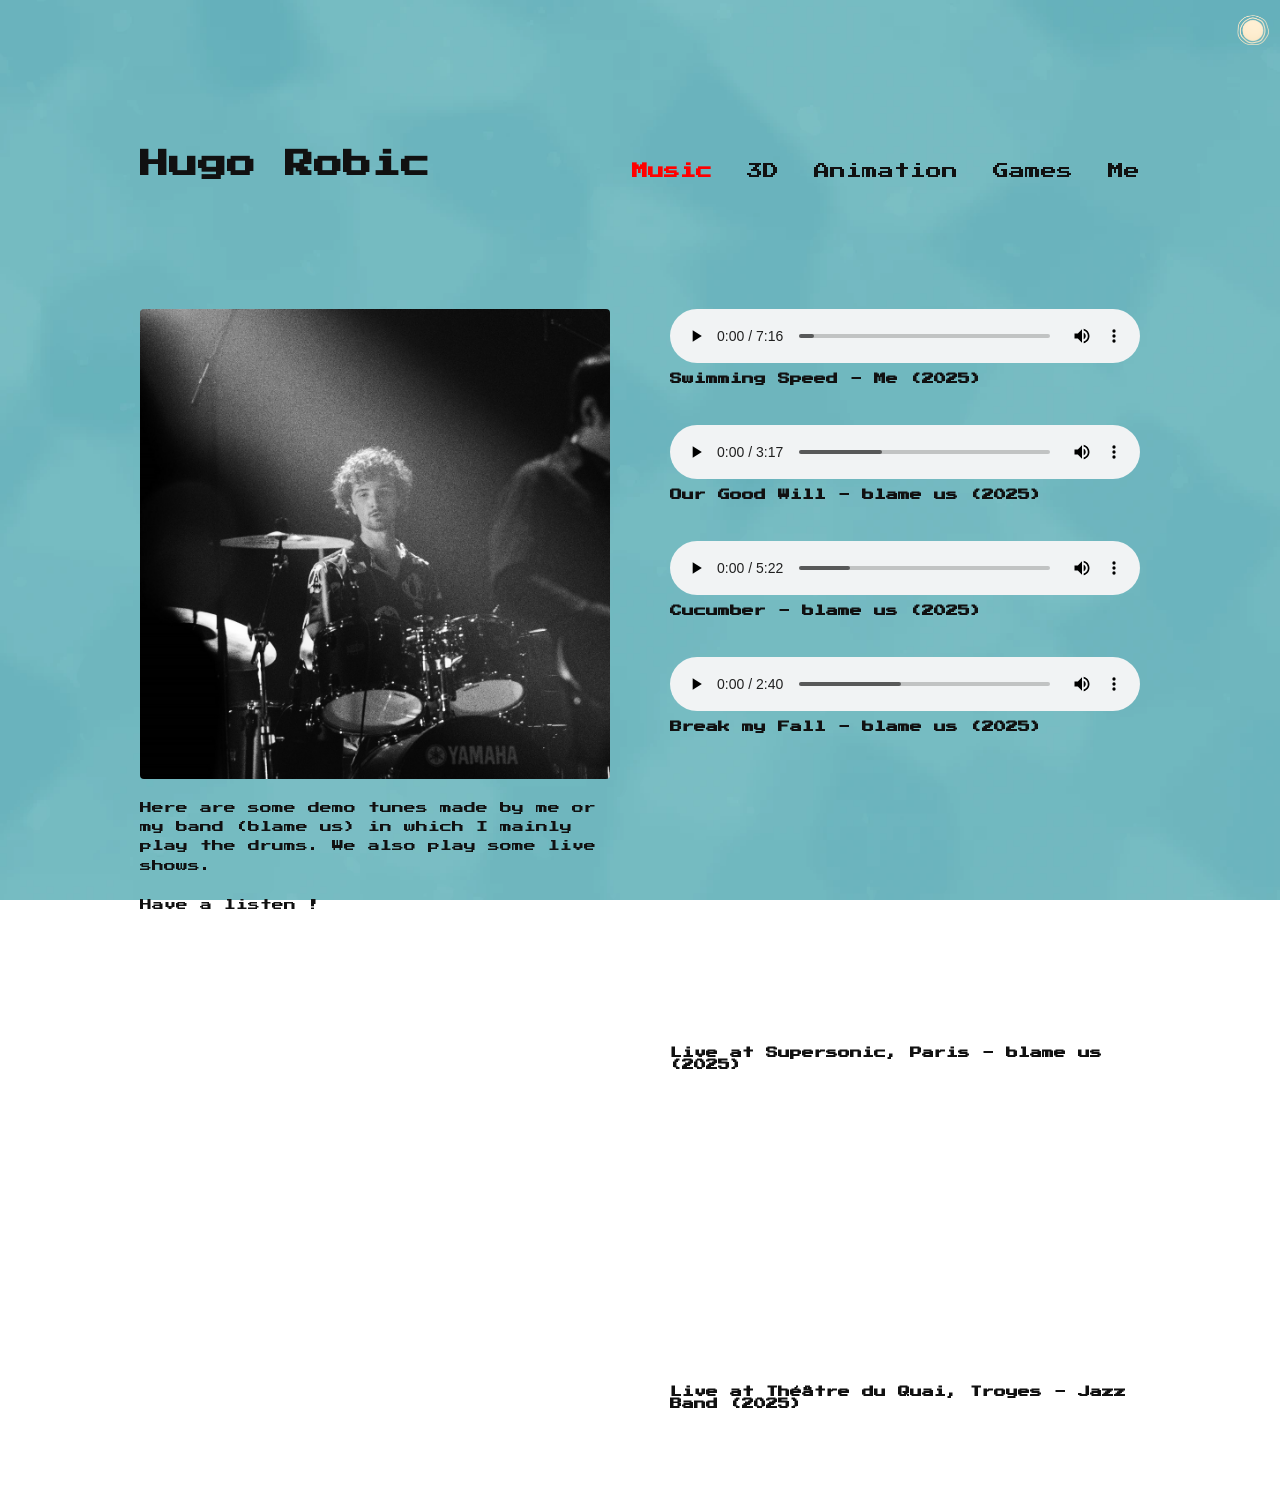
<file: More/my_music.html>
<!DOCTYPE html>
<html lang="fr">
<head>
    <meta charset="UTF-8">
    <meta name="viewport" content="width=device-width, initial-scale=1.0">
    <title>My Music - Hugo Robic</title>

    <!-- Police Pixel -->
    <link href="https://fonts.googleapis.com/css2?family=Press+Start+2P&display=swap" rel="stylesheet">

    <!-- CSS global -->
    <link rel="stylesheet" href="../style.css">
</head>
<body>

    <!-- Bouton changement de thème -->
    <img src="../assets/Sun.png" alt="Changer thème" id="themeSwitcher" class="theme-btn"><!-- Bouton changement de thème -->

    <header class="navbar">
        <div class="page-wrapper navbar-inner">
            <!-- LOGO + IMAGE CLIQUABLE -->
            <div class="logo-container">
                <a href="../index.html" class="logo-text">Hugo Robic</a>
            </div>

            <nav class="nav-links">
                <a href="music.html">Music</a>
                <a href="illustration.html">3D</a>
                <a href="films.html">Animation</a>
                <a href="videogames.html">Games</a>
                <a href="about.html">Me</a>
            </nav>
        </div>
    </header>

    <!-- CONTENU MUSIQUE -->
    <main class="page-wrapper music-project">

        <!-- GAUCHE -->
        <div class="music-project-left">
            <img src="../assets/drums2.jpg" alt="Music Project Image">

            <p>
                Here are some demo tunes made by me or my band (blame us) in which I mainly play the drums.
                We also play some live shows.
            </p>
            <p>
                Have a listen !
            </p>
        </div>

        <!-- DROITE -->
        <div class="music-project-right">

            <div class="track-item">
                <audio controls>
                    <source src="../assets/Calm Morning, Anxious Night V3.mp3" type="audio/mpeg">
                </audio>
                <h3>Swimming Speed - Me (2025)</h3>
            </div>

            <div class="track-item">
                <audio controls>
                    <source src="../assets/Our_Good_Will.mp3" type="audio/mpeg">
                </audio>
                <h3>Our Good Will - blame us (2025)</h3>
            </div>

            <div class="track-item">
                <audio controls>
                    <source src="../assets/Cucumber.mp3" type="audio/mpeg">
                </audio>
                <h3>Cucumber - blame us (2025)</h3>
            </div>

            <div class="track-item">
                <audio controls>
                    <source src="../assets/Brea_My_Fall.mp3" type="audio/mpeg">
                </audio>
                <h3>Break my Fall - blame us (2025)</h3>
            </div>

            <div class="track-item">
                <div class="film-video">
                    <iframe
                        src="https://www.youtube.com/embed/plywUbwOLIo?si=O-Jd9n1uwMU9Gos6"
                        title="Film 2"
                        frameborder="0"
                        allowfullscreen>
                    </iframe>
                </div>
                    <h3>
                        Live at Supersonic, Paris - blame us (2025)
                    </h3>
            </div>

            <div class="track-item">
                <div class="film-video">
                    <iframe
                        src="https://www.youtube.com/embed/-FXUxI043qQ?si=WXeeSsfnNNOVSL_3"
                        title="Film 2"
                        frameborder="0"
                        allowfullscreen>
                    </iframe>
                </div>
                    <h3>
                        Live at Théâtre du Quai, Troyes - Jazz Band (2025)
                    </h3>
            </div>

        </div>

    </main>

    <script>
        const themeBtn = document.getElementById('themeSwitcher');
        const body = document.body;

        // Récupérer le thème dans localStorage
        let currentTheme = localStorage.getItem('theme') || 'light-theme';

        // Appliquer le thème au chargement
        body.classList.add(currentTheme);
        themeBtn.src = currentTheme === 'light-theme' ? "../assets/Sun.png" : "../assets/Moon.png";

        // Changement de thème au clic
        themeBtn.addEventListener('click', () => {
            if(body.classList.contains('light-theme')) {
                // passer en sombre
                body.classList.remove('light-theme');
                body.classList.add('dark-theme');
                themeBtn.src = "../assets/Moon.png";
                localStorage.setItem('theme', 'dark-theme'); // sauvegarder
            } else {
                // passer en clair
                body.classList.remove('dark-theme');
                body.classList.add('light-theme');
                themeBtn.src = "../assets/Sun.png";
                localStorage.setItem('theme', 'light-theme'); // sauvegarder
            }
        });
    </script>

    <script>
        const navLinks = document.querySelectorAll('.nav-links a');
        const currentPath = window.location.pathname; 
        const currentFile = currentPath.split("/").pop(); // exemple: "scores.html"

        // Map des catégories pour les sous-pages
        const categoryMap = {
            'music.html': ['music.html', 'scores.html', 'my_music.html'],
            'films.html': ['films.html'], 
            'about.html': ['about.html'], 
            'illustration.html': ['illustration.html'], 
            'videogames.html': ['videogames.html']
        };

        navLinks.forEach(link => {
            const href = link.getAttribute('href');

            // Vérifier si le fichier actuel est dans la catégorie du lien
            if(categoryMap[href] && categoryMap[href].includes(currentFile)) {
                link.classList.add('active');
            }
        });
    </script>

</body>
</html>
</file>
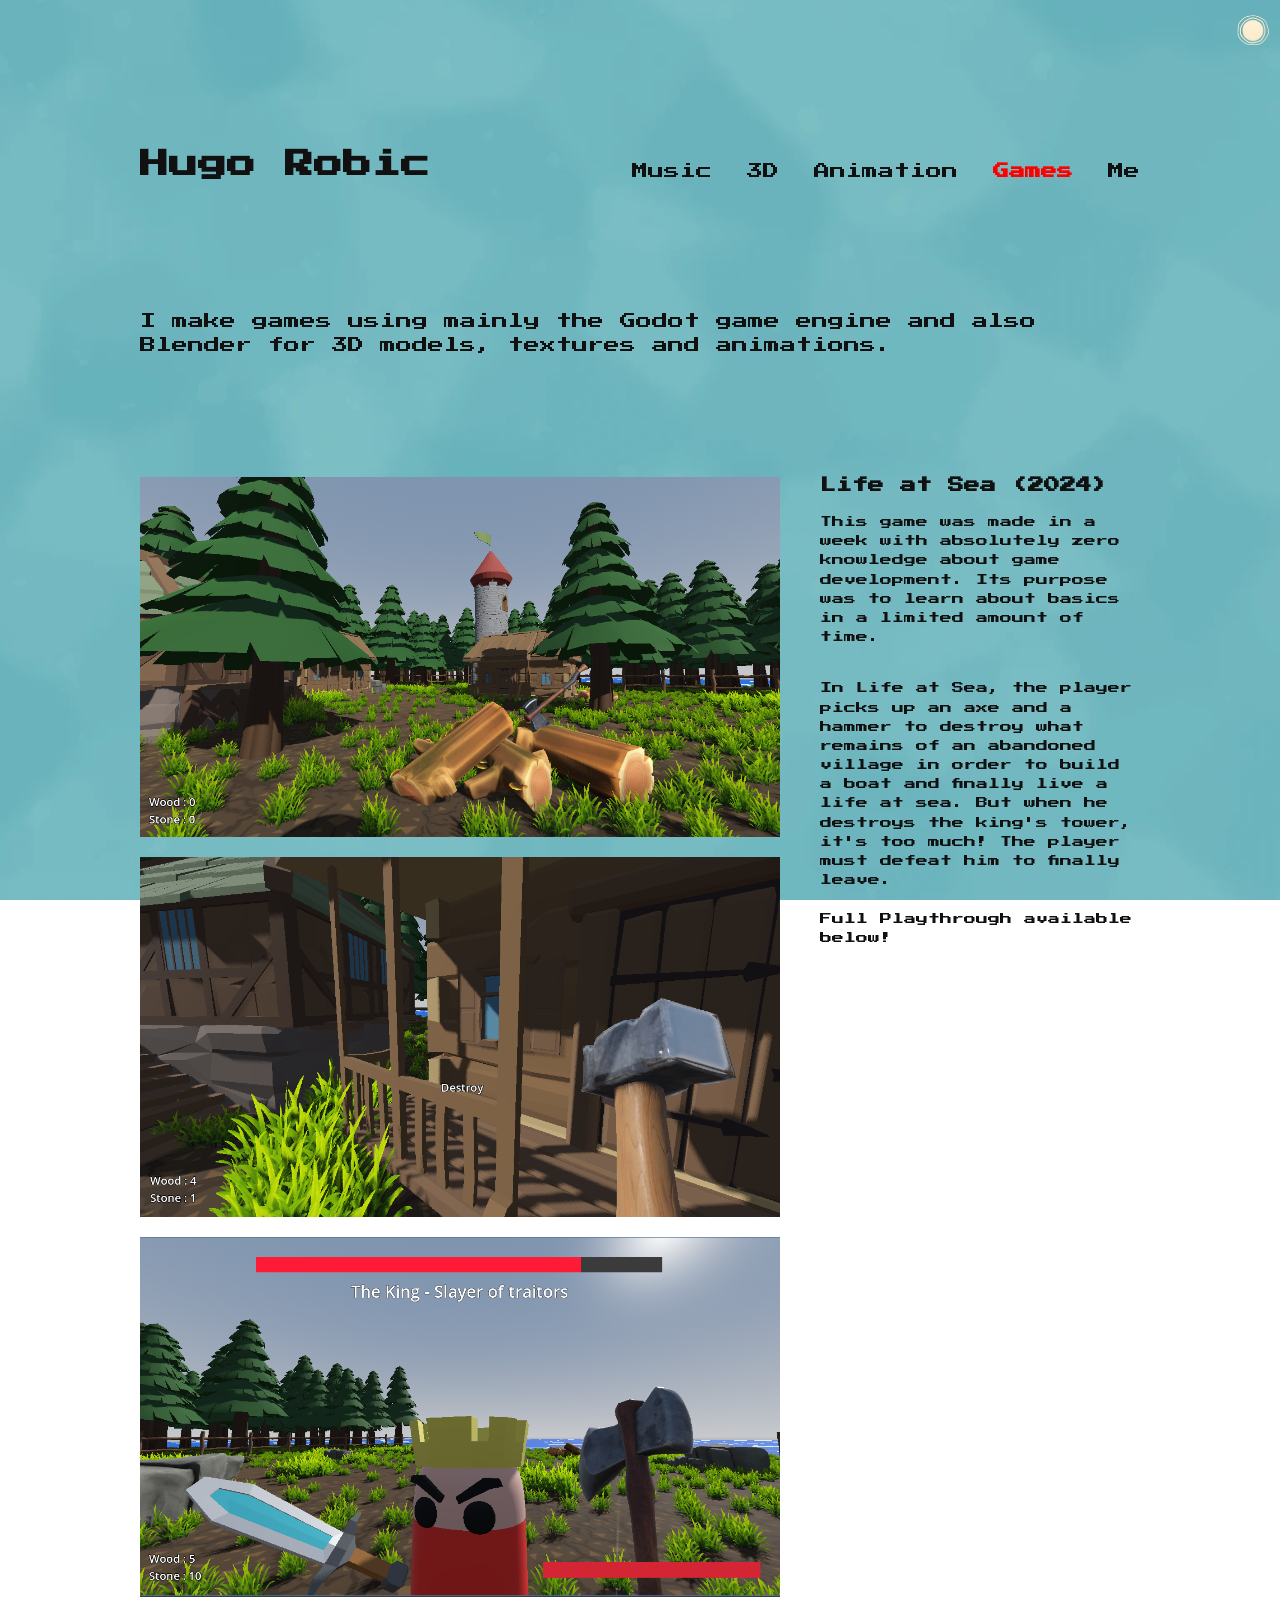
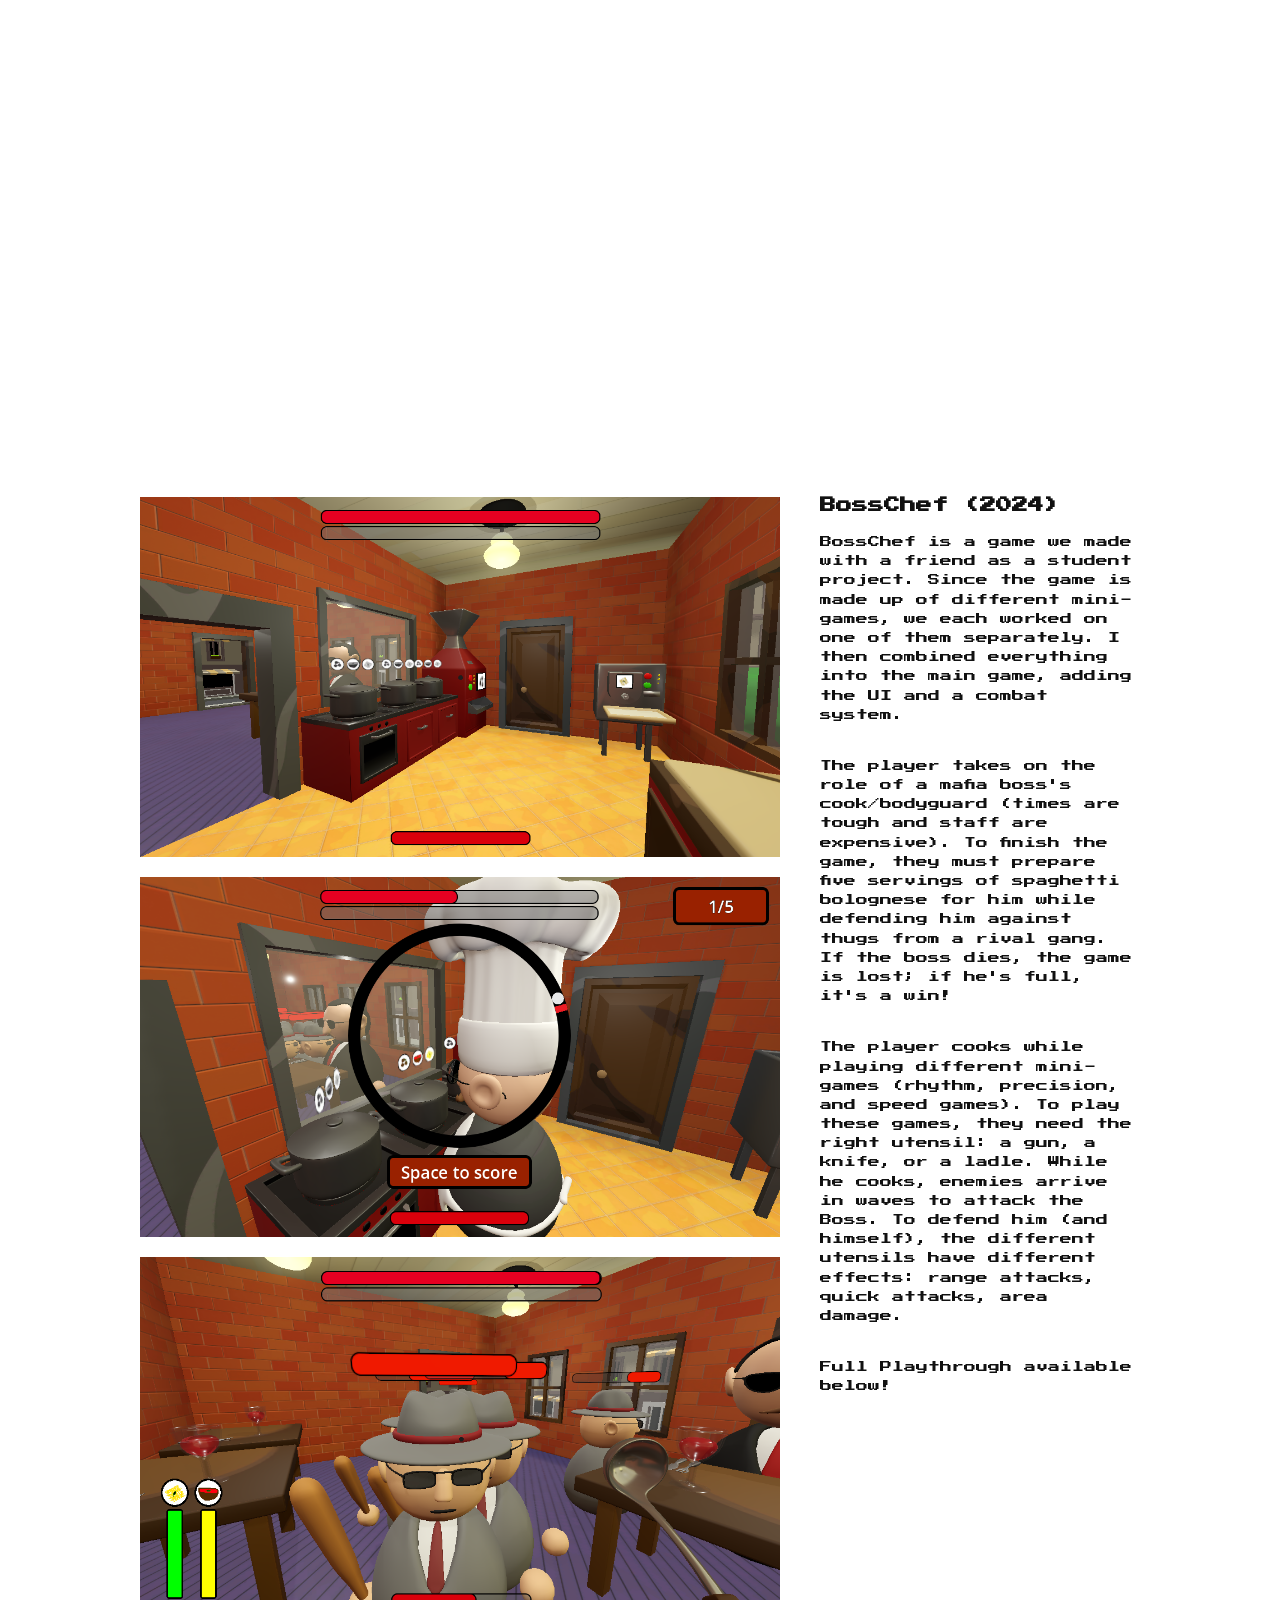
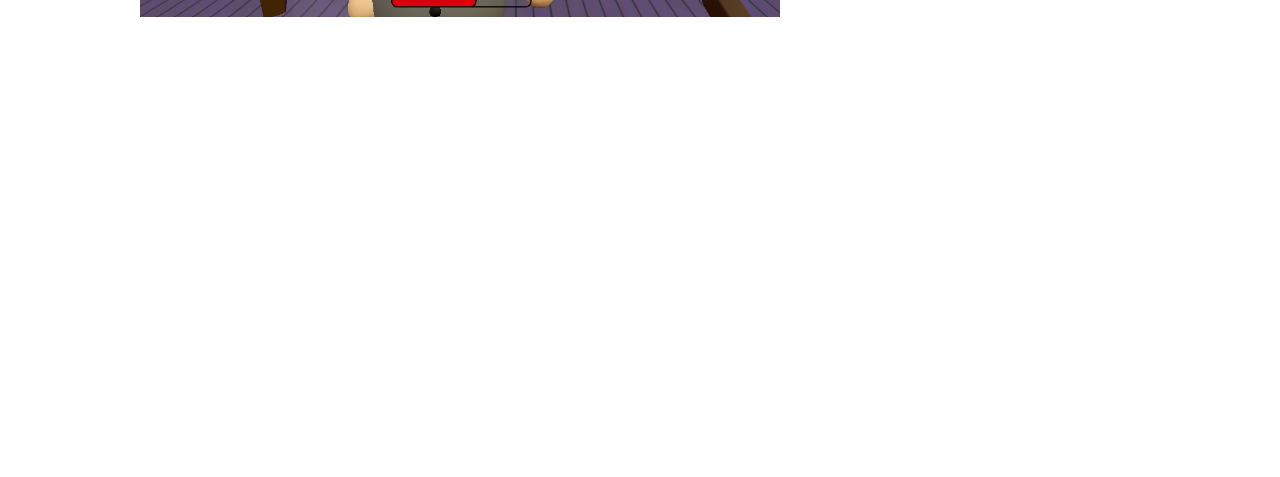
<file: More/videogames.html>
<!DOCTYPE html>
<html lang="fr">
<head>
    <meta charset="UTF-8">
    <meta name="viewport" content="width=device-width, initial-scale=1.0">
    <title>Video Games - Hugo Robic</title>

    <!-- Police Pixel -->
    <link href="https://fonts.googleapis.com/css2?family=Press+Start+2P&display=swap" rel="stylesheet">

    <!-- CSS global -->
    <link rel="stylesheet" href="../style.css">
</head>
<body>

    <!-- Bouton changement de thème -->
    <img src="../assets/Sun.png" alt="Changer thème" id="themeSwitcher" class="theme-btn"><!-- Bouton changement de thème -->

    <header class="navbar">
        <div class="page-wrapper navbar-inner">
            <!-- LOGO + IMAGE CLIQUABLE -->
            <div class="logo-container">
                <a href="../index.html" class="logo-text">Hugo Robic</a>
            </div>

            <nav class="nav-links">
                <a href="music.html">Music</a>
                <a href="illustration.html">3D</a>
                <a href="films.html">Animation</a>
                <a href="videogames.html">Games</a>
                <a href="about.html">Me</a>
            </nav>
        </div>
    </header>

    <!-- CONTENU VIDEO GAMES -->
    <main class="page-wrapper games-list">

        <div class="games-intro">
            <p>I make games using mainly the Godot game engine and also Blender for 3D models, textures and animations.</p>
        </div>

        <!-- JEU 1 -->
        <section class="game-item">

            <!-- MEDIAS -->
            <div class="game-media">
                <img src="../assets/Medieval1.png" alt="Game 1 screenshot">
                <img src="../assets/Medieval2.png" alt="Game 1 screenshot">
                <img src="../assets/Medieval6.png" alt="Game 1 screenshot">

                <!-- Option vidéo -->
                <iframe src="https://www.youtube.com/embed/NdYAPa9Ou5M?si=ueybkfjRCqizFCFX"
                        frameborder="0"
                        allowfullscreen></iframe>
            </div>

            <!-- TEXTE -->
            <div class="game-info">
                <h2>Life at Sea (2024)</h2>
                <p>
                    This game was made in a week with absolutely zero knowledge about game development.
                    Its purpose was to learn about basics in a limited amount of time.
                </p>
                <br></br>
                <p>
                    In Life at Sea, the player picks up an axe and a hammer to destroy what remains of an abandoned village in order to build a boat and finally live a life at sea.
                    But when he destroys the king's tower, it's too much! The player must defeat him to finally leave.
                <br></br>
                <p>
                    Full Playthrough available below!
                </p>
            </div>

        </section>

        <!-- JEU 2 -->
        <section class="game-item">

            <div class="game-media">
                <img src="../assets/BC1.png" alt="Game 2 screenshot">
                <img src="../assets/BC9.png" alt="Game 2 screenshot">
                <img src="../assets/BC6.png" alt="Game 1 screenshot">

                <!-- Option vidéo -->
                <iframe src="https://www.youtube.com/embed/w2Bv8vywScg?si=_nsiCs1Qplf-o9G0"
                        frameborder="0"
                        allowfullscreen></iframe>
            </div>

            <div class="game-info">
                <h2>BossChef (2024)</h2>
                <p>
                    BossChef is a game we made with a friend as a student project. Since the game is made up of different mini-games, 
                    we each worked on one of them separately. I then combined everything into the main game, adding the UI and a combat system.
                </p>
                <br></br>
                <p>
                    The player takes on the role of a mafia boss's cook/bodyguard (times are tough and staff are expensive). 
                    To finish the game, they must prepare five servings of spaghetti bolognese for him while defending him against thugs from a rival gang. 
                    If the boss dies, the game is lost; if he's full, it's a win!
                </p>
                <br></br>
                <p>
                    The player cooks while playing different mini-games (rhythm, precision, and speed games). 
                    To play these games, they need the right utensil: a gun, a knife, or a ladle. While he cooks,
                    enemies arrive in waves to attack the Boss. To
                    defend him (and himself), the different utensils have
                    different effects: range attacks, quick attacks, area damage.
                </p>
                <br></br>
                <p>
                    Full Playthrough available below!
                </p>
            </div>

        </section>

    </main>

    <script>
        const themeBtn = document.getElementById('themeSwitcher');
        const body = document.body;

        // Récupérer le thème dans localStorage
        let currentTheme = localStorage.getItem('theme') || 'light-theme';

        // Appliquer le thème au chargement
        body.classList.add(currentTheme);
        themeBtn.src = currentTheme === 'light-theme' ? "../assets/Sun.png" : "../assets/Moon.png";

        // Changement de thème au clic
        themeBtn.addEventListener('click', () => {
            if(body.classList.contains('light-theme')) {
                // passer en sombre
                body.classList.remove('light-theme');
                body.classList.add('dark-theme');
                themeBtn.src = "../assets/Moon.png";
                localStorage.setItem('theme', 'dark-theme'); // sauvegarder
            } else {
                // passer en clair
                body.classList.remove('dark-theme');
                body.classList.add('light-theme');
                themeBtn.src = "../assets/Sun.png";
                localStorage.setItem('theme', 'light-theme'); // sauvegarder
            }
        });
    </script>

    <script>
        const navLinks = document.querySelectorAll('.nav-links a');
        const currentPath = window.location.pathname; 
        const currentFile = currentPath.split("/").pop(); // exemple: "scores.html"

        // Map des catégories pour les sous-pages
        const categoryMap = {
            'music.html': ['music.html', 'scores.html', 'my_music.html'],
            'films.html': ['films.html'], 
            'about.html': ['about.html'], 
            'illustration.html': ['illustration.html'], 
            'videogames.html': ['videogames.html']
        };

        navLinks.forEach(link => {
            const href = link.getAttribute('href');

            // Vérifier si le fichier actuel est dans la catégorie du lien
            if(categoryMap[href] && categoryMap[href].includes(currentFile)) {
                link.classList.add('active');
            }
        });
    </script>

</body>
</html>
</file>
<file: style.css>
/* =========================
   RESET
========================= */
* {
    margin: 0;
    padding: 0;
    box-sizing: border-box;
}

/* =========================
   FONT
========================= */
body {
    font-family: 'Press Start 2P', cursive; /* PixelArt */
    color: #222;
}

/* =========================
   BACKGROUND GLOBAL
========================= */
body {
    position: relative;
    background-image: url("./assets/Background_day.webp");
    background-size: cover;
    background-position: center;
    background-repeat: no-repeat;
    background-attachment: fixed;
    min-height: 100vh;
}

/* Overlay semi-transparent pour lisibilité */
body::before {
    content: "";
    position: absolute;
    inset: 0;
    background-color: rgba(255, 255, 255, 0.0); 
    z-index: 0;
}

/* =========================
   WRAPPER GLOBAL
========================= */
.page-wrapper {
    width: 100%;
    max-width: 1200px;
    margin-left: auto;
    margin-right: auto;
    padding-left: 100px;
    padding-right: 100px;
    position: relative;
    z-index: 1;
}

/* Bouton de changement de thème séparé */
.theme-btn {
    position: fixed;     
    top: 100px;            
    left: 100px;         
    width: 100px;
    height: 100px;
    object-fit: contain;
    cursor: pointer;
    z-index: 1000;    
}

.theme-btn:hover {
    transform: scale(1.1);
}

/* =========================
   RESPONSIVE – THEME BUTTON
========================= */

@media (max-width: 1500px) {

    .theme-btn {
        top: 10px;          /* coin haut */
        left: auto;         /* on annule la gauche */
        right: 10px;        /* coin droit */
        width: 35px;        /* taille mobile */
        height: 35px;
        z-index: 10000;     /* AU-DESSUS de la navbar */
    }

}

@media (max-width: 768px) {

    .theme-btn {
        top: 10px;          /* coin haut */
        left: auto;         /* on annule la gauche */
        right: 10px;        /* coin droit */
        width: 35px;        /* taille mobile */
        height: 35px;
        z-index: 10000;     /* AU-DESSUS de la navbar */
    }

}

.nav-links a.active {
    color: red;
    font-weight: bold; /* optionnel pour le distinguer encore plus */
}

/* #region NAVBAR */

/* =========================
   NAVBAR GLOBALE
========================= */

.navbar {
    width: 100%;
    background: transparent; /* ou couleur/blur si tu veux */
    padding: 150px 0 50px 0;
}

/* INNER : centrage + largeur max */
.navbar-inner {
    max-width: 1200px;        /* largeur maximale de la navbar */
    margin: 0 auto;            /* centrage horizontal */
    display: flex;
    justify-content: space-between;
    align-items: flex-end;     /* ✅ tous les éléments alignés par le bas */
    padding: 0 100px;           /* espace à gauche et à droite */
}

/* NOM */
.logo-container {
    display: flex;
    align-items: flex-end;
    gap: 0px; /* espace entre logo et nom */
    position: relative; /* pour que le décalage soit relatif à ce conteneur */
}

/* Nom */
.logo-text {
    font-size: 1.8rem;
    font-weight: bold;
    text-decoration: none;
    color: inherit;
}

/* MENU */
.nav-links {
    display: flex;
    gap: 35px; /* espacement entre les options */
}

.nav-links a {
    text-decoration: none;
    color: inherit;
    font-size: 1.0rem;
    /* transition: opacity 0.3s; */
}

.nav-links a:hover {
    opacity: 0.7;
}

/* =========================
   RESPONSIVE
========================= */
@media (max-width: 768px) {
    .navbar {
        padding-top: 20px;
        padding-left: 10px;    
        padding-bottom: 20px;
    }

    .navbar-inner {
        flex-direction: column;
        align-items: flex-start;
        padding: 0 10px;
    }

    .nav-links {
        flex-direction: column;
        gap: 15px;
        margin-top: 10px;
    }

    .logo-container {
        gap: 10px;
    }
}

/* #endregion */

/* =========================
   CONTENU GLOBAL
========================= */
main {
    padding-top: 80px;
    padding-bottom: 80px;
}

/* #region THEME */

/* =========================
   THEMES AVEC IMAGE DE FOND
========================= */

/* Thème clair */
body.light-theme {
    background-image: url("./assets/Background_day.webp"); /* Ajouter ../ faisait que le background ne chargait pas */
    background-size: cover;
    background-position: center;
    color: #111; /* texte sombre */
}

body.home-page.light-theme {
    background-image: url("./assets/Background_home_day.webp");
}

body.light-theme a {
    color: #111;
}

/* Thème sombre */
body.dark-theme {
    background-image: url("./assets/Background_night.webp");
    background-size: cover;
    background-position: center;
    color: #f5f5f5; /* texte clair */
}

body.home-page.dark-theme {
    background-image: url("./assets/Background_home_night.webp");
}

body.dark-theme a {
    color: #f5f5f5;
}

/* Transitions douces */
/* body {
    transition: background-image 0.5s ease-in-out, color 0.5s ease-in-out;
}

.nav-links a, .logo-text {
    transition: color 0.5s;
} */

/* #endregion */

/* #region ABOUT */

/* =========================
   PAGE ABOUT
========================= */
/* .about-container {
    display: grid;
    grid-template-columns: 1fr 1fr;
    gap: 60px;
    align-items: top;
    min-height: 70vh;
} */

.about-item {
    display: grid;
    grid-template-columns: 1fr 1fr;
    gap: 60px;
    align-items: start;
}

/* Photo */
.about-photo img {
    max-width: 100%;
    height: auto;
    border-radius: 4px;
}

/* Texte */
.about-text {
    font-size: 1rem;
    line-height: 1.6;
}

/* =========================
   RESPONSIVE ABOUT
========================= */

@media (max-width: 768px) {

    .about-item {
        grid-template-columns: 1fr;
        gap: 20px;
    }

    .about-text  {
        font-size: 0.8rem;
        margin-top: 10px;
    }
}

/* #endregion */

/* #region ILLUSTRATIONS */

/* =========================
   ILLUSTRATIONS PAGE
========================= */

.illustrations-list {
    display: flex;
    flex-direction: column;
    gap: 100px;
}

.illustrations-intro p {
    font-size: 1.0rem;
    line-height: 1.5;
}

/* Une illustration */
.illustration-item {
    display: flex;
    flex-direction: column;
    align-items: center; /* centrage horizontal */
}

/* Image */
.illustration-item img {
    width: 500px;        /* taille d’affichage souhaitée */
    max-width: 100%;
    height: auto;
    image-rendering: auto; /* important */
}


/* Titre */
.illustration-item h2 {
    margin-top: 20px;
    font-size: 1.0rem;
    text-align: center;
}

/* =========================
   RESPONSIVE
========================= */
@media (max-width: 768px) {

    .illustration-item img {
        max-width: 100%;
    }
}

/* #endregion */

/* #region ANIMATIONS */

/* =========================
   FILMS PAGE
========================= */

.films-list {
    display: flex;
    flex-direction: column;
    gap: 80px;
}

/* Un film */
.film-item {
    display: grid;
    grid-template-columns: 2fr 1fr;
    gap: 40px;
    align-items: start;
}

/* Vidéo */
.film-video {
    width: 100%;
    aspect-ratio: 16 / 9;
    overflow: hidden;
    border-radius: 4px;
}

.film-video iframe {
    width: 100%;
    height: 100%;
}

/* Infos */
.film-info h2 {
    font-size: 1rem;
    margin-bottom: 15px;
}

.film-info p {
    font-size: 0.75rem;
    line-height: 1.6;
}

/* =========================
   RESPONSIVE
========================= */
@media (max-width: 768px) {

    .film-item {
        grid-template-columns: 1fr;
        gap: 20px;
    }

    .film-info h2 {
        margin-top: 10px;
    }
}

/* #endregion */

/* #region MUSIC */

/* =========================
   MUSIC PAGE
========================= */

.music-list {
    display: grid;
    grid-template-columns: repeat(2, 1fr); /* côte à côte */
    gap: 80px;
}

.music-intro {
    grid-column: 1 / -1; /* prend toute la largeur de la grille */
    margin-bottom: 0px;
}

.music-intro p {
    max-width: 1200px;
    font-size: 1.0rem;
    line-height: 1.5;
}

/* Un projet */
.music-item {
    display: flex;
    flex-direction: column;
    align-items: center;
}

/* Image */
.music-item img {
    /* width: 100%; */
    /* max-width: 250px; */
    height: 100%;
    max-height: 250px;
    width: auto;
    border-radius: 4px;
    display: block;
    transition: transform 0.3s;
}

.music-item img:hover {
    transform: scale(1.02);
}

/* Titre */
.music-title {
    margin-top: 20px;
    font-size: 0.9rem;
    text-decoration: none;
    color: inherit;
    text-align: center;
    transition: opacity 0.3s;
}

.music-title:hover {
    opacity: 0.7;
}

/* =========================
   RESPONSIVE
========================= */
@media (max-width: 768px) {

    .music-list {
        grid-template-columns: 1fr; /* retour en colonne */
        gap: 60px;
    }
}


/* #endregion */

/* #region SCORES */

/* =========================
   SCORES PAGE
========================= */

.scores-list {
    display: flex;
    flex-direction: column;
    gap: 100px;
}

/* Un score */
.score-item {
    display: grid;
    grid-template-columns: 2fr 1fr;
    gap: 40px;
    align-items: start;
}

/* Médias */
.score-media img,
.score-media iframe {
    width: 100%;
    aspect-ratio: 16 / 9;
    border: none;
    display: block;
}

/* Texte + audio */
.score-info {
    display: flex;
    flex-direction: column;
    gap: 25px;
}

.score-info p {
    font-size: 0.75rem;
    line-height: 1.6;
}

/* Lecteur audio */
.audio-item {
    margin-bottom: 30px; /* espace entre les extraits */
}

.audio-item audio {
    width: 100%; /* lecteur bien aligné */
}

.audio-title {
    margin-top: 10px;
    font-size: 0.75rem;
}

/* =========================
   RESPONSIVE
========================= */
@media (max-width: 768px) {

    .score-item {
        grid-template-columns: 1fr;
        gap: 30px;
    }
}

/* #endregion */

/* #region MY_MUSIC */

/* =========================
   MUSIC PROJECT PAGE
========================= */

.music-project {
    display: grid;
    grid-template-columns: 1fr 1fr;
    gap: 60px;
    align-items: start;
}

/* Colonne gauche */
.music-project-left {
    display: flex;
    flex-direction: column;
    gap: 20px;
}

.music-project-left img {
    width: 100%;
    max-width: 600px;
    height: auto;
    border-radius: 4px;
}

.music-project-left p {
    font-size: 0.75rem;
    line-height: 1.6;
}

/* Colonne droite */
.music-project-right {
    display: flex;
    flex-direction: column;
    gap: 40px;
}

/* Un track */
.track-item {
    display: flex;
    flex-direction: column;
    align-items: left; 
}

.track-item audio {
    width: 100%;
}

.track-item h3 {
    margin-top: 10px;
    font-size: 0.75rem;
}

/* =========================
   RESPONSIVE
========================= */
@media (max-width: 768px) {

    .music-project {
        grid-template-columns: 1fr;
        gap: 40px;
    }

    .music-project-left img {
        max-width: 100%;
    }
}

/* #endregion */

/* #region VIDEO_GAME */

/* =========================
   VIDEO GAMES PAGE
========================= */

.games-list {
    display: flex;
    flex-direction: column;
    gap: 120px;
}

.games-intro p {
    font-size: 1.0rem;
    line-height: 1.5;
}

/* Un jeu */
.game-item {
    display: grid;
    grid-template-columns: 2fr 1fr;
    gap: 40px;
    align-items: start;
}

/* Médias */
.game-media {
    display: flex;
    flex-direction: column;
    gap: 20px;
}

.game-media img,
.game-media iframe {
    width: 100%;
    aspect-ratio: 16 / 9;
    border: none;
    display: block;
}

/* Texte */
.game-info h2 {
    font-size: 1rem;
    margin-bottom: 20px;
}

.game-info p {
    font-size: 0.75rem;
    line-height: 1.6;
}

/* =========================
   RESPONSIVE
========================= */
@media (max-width: 768px) {

    .game-item {
        grid-template-columns: 1fr;
        gap: 30px;
    }
}

/* #endregion */
</file>
